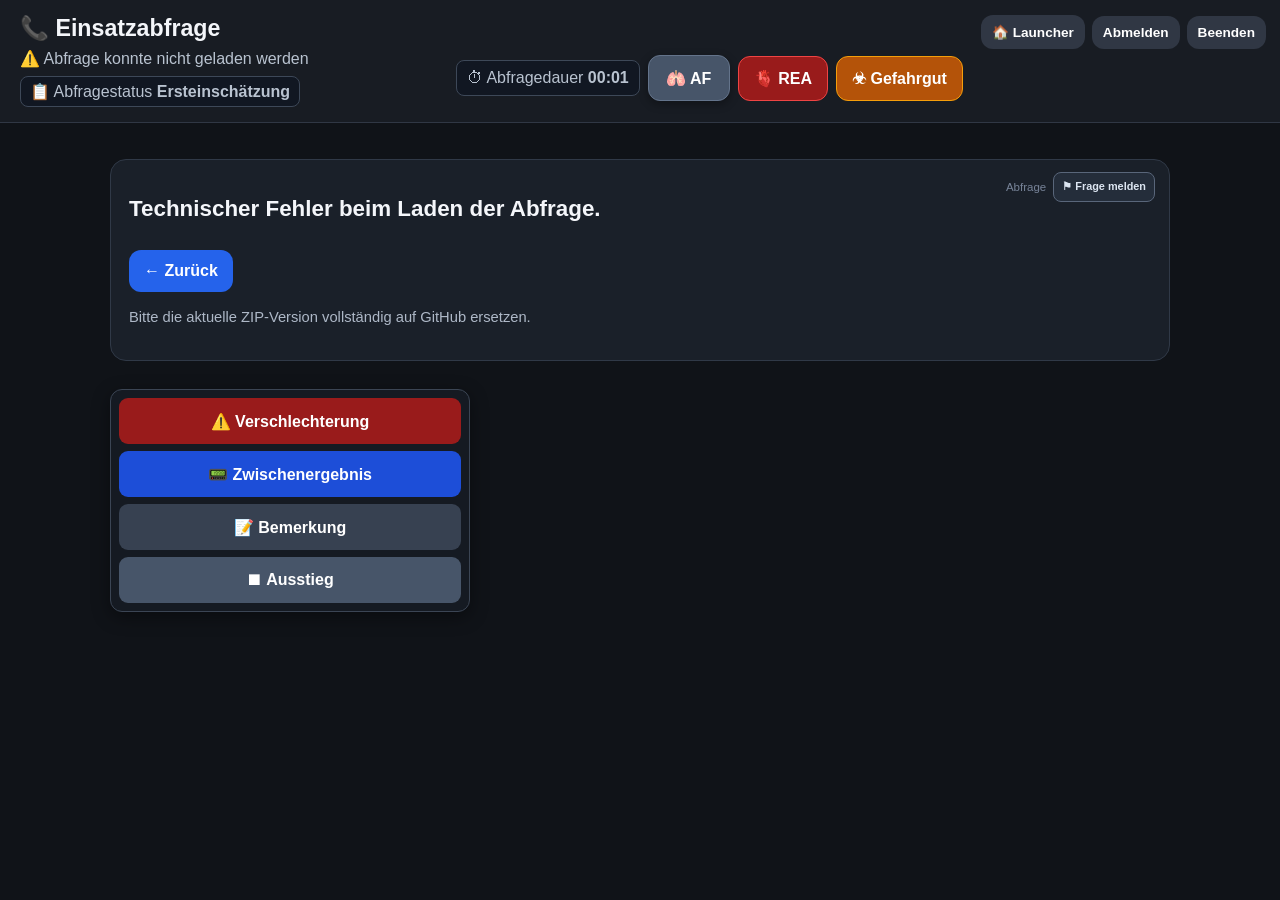
<file: abfrage.html>
<!doctype html><html lang="de"><head><meta charset="utf-8"><meta name="viewport" content="width=device-width,initial-scale=1"><title>Einsatzabfrage</title><link rel="stylesheet" href="style.css"></head>
<body class="abfrage-page"><header class="top app-top"><div class="app-header-main"><h1 id="categoryTitle">📞 Einsatzabfrage</h1><div class="status-line"><div class="status-info"><span id="status">Wird geladen …</span><span class="phase-badge">📋 Abfragestatus <strong id="phase">Ersteinschätzung</strong></span></div><div class="status-tools"><span class="duration-badge">⏱ Abfragedauer <strong id="duration">00:00</strong></span><button id="afBtn" class="utility-btn af-header-btn" type="button">🫁 AF</button><button id="reaBtn" class="utility-btn rea-header-btn" type="button">🫀 REA</button><button id="hazmatBtn" class="utility-btn hazmat-header-btn" type="button">☣ Gefahrgut</button></div></div></div><div class="app-user-actions"><button class="button secondary" id="abfrageLauncher" type="button">🏠 Launcher</button><button class="button secondary" id="abfrageLogout">Abmelden</button><button class="button secondary" id="abfrageClose">Beenden</button></div></header>
<main class="container app-container"><div class="abfrage-layout"><section class="card question-shell"><div class="question-top"><div class="question-heading"><div id="progress" class="progress"></div><div id="questionText" class="question-text"></div></div><div class="question-header-actions"><span class="question-label">Abfrage</span><button id="reportQuestionBtn" type="button" class="question-report-btn">⚑ Frage melden</button></div><button id="previousBtn" type="button" class="previous-btn" disabled>← Zurück</button></div><div id="answerArea"></div></section><div class="persistent-actions" id="persistentActions">
  <button id="deteriorationBtn" type="button" class="action-danger">⚠️ Verschlechterung</button>
  <button id="interimBtn" type="button" class="action-result">📟 Zwischenergebnis</button>
  <button id="remarkBtn" type="button">📝 Bemerkung</button>
  <button id="exitBtn" type="button" class="action-exit">⏹ Ausstieg</button>
</div></div>
<div id="modalRoot"></div>
<script src="bodymap.js?v=20260920v825"></script><script type="module" src="abfrage.js?v=20260920v854"></script><script type="module">import{logout}from"./firebase-rest.js?v=20260921v70";document.getElementById("abfrageLogout").onclick=()=>{logout();location.href="index.html"};document.getElementById("abfrageLauncher").onclick=()=>{window.dispatchEvent(new CustomEvent("nabs-abort-launcher"));};document.getElementById("abfrageClose").onclick=()=>{window.dispatchEvent(new CustomEvent("nabs-abort-launcher"));};</script></body></html>
</file>
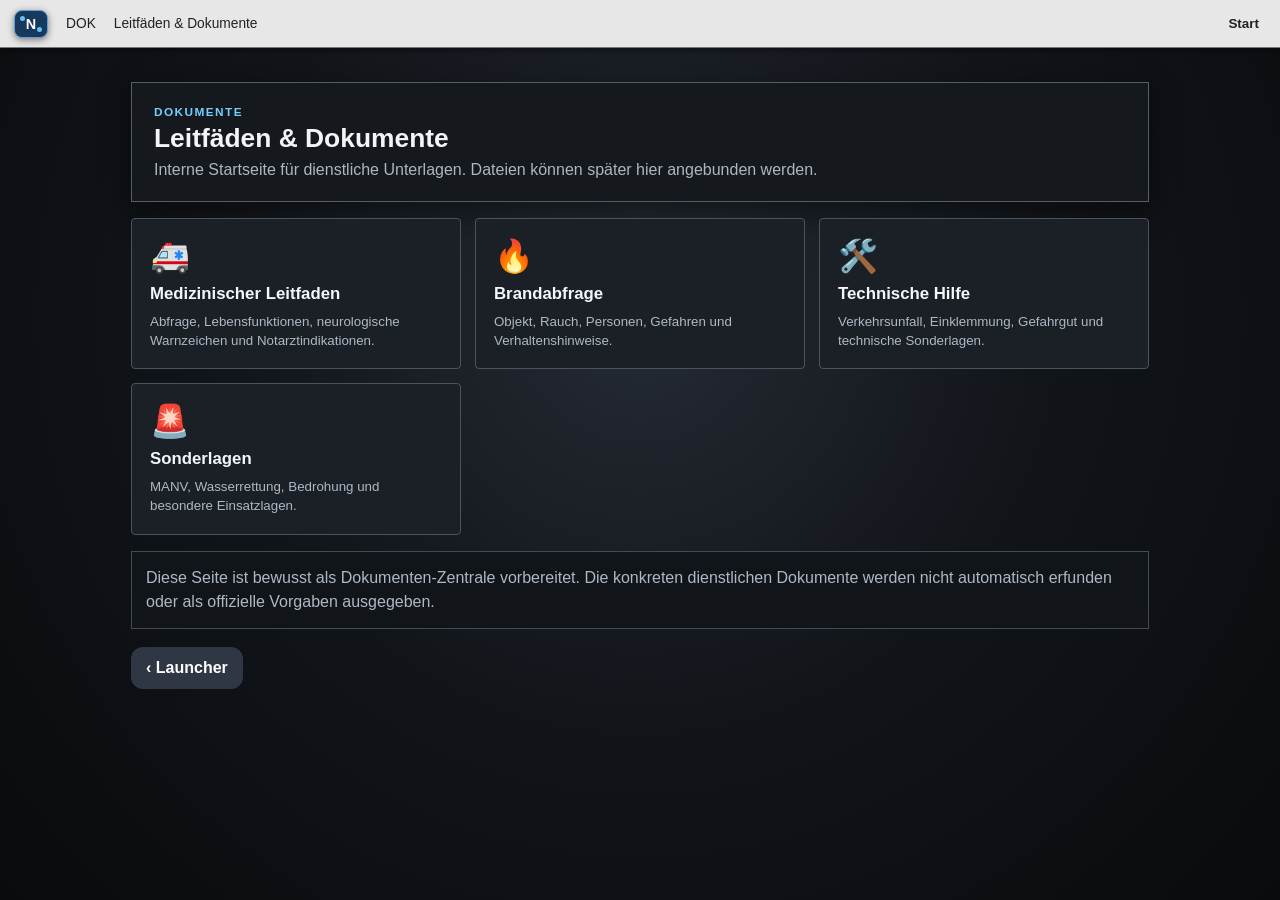
<file: dokumente.html>
<!doctype html><html lang="de"><head><meta charset="utf-8"><meta name="viewport" content="width=device-width,initial-scale=1"><title>NABS – Dokumente</title><link rel="stylesheet" href="style.css"></head><body class="launcher-body"><header class="launcher-menubar"><div class="menu-left"><span><span class="nabs-logo-mini" aria-label="NABS">N</span></span><span>DOK</span><span>Leitfäden & Dokumente</span></div><div class="menu-right"><a href="index.html">Start</a></div></header><main class="module-wrap"><section class="module-head"><div><div class="ils-kicker">DOKUMENTE</div><h1>Leitfäden & Dokumente</h1><p>Interne Startseite für dienstliche Unterlagen. Dateien können später hier angebunden werden.</p></div></section><div class="module-grid"><article class="module-card"><span>🚑</span><b>Medizinischer Leitfaden</b><small>Abfrage, Lebensfunktionen, neurologische Warnzeichen und Notarztindikationen.</small></article><article class="module-card"><span>🔥</span><b>Brandabfrage</b><small>Objekt, Rauch, Personen, Gefahren und Verhaltenshinweise.</small></article><article class="module-card"><span>🛠️</span><b>Technische Hilfe</b><small>Verkehrsunfall, Einklemmung, Gefahrgut und technische Sonderlagen.</small></article><article class="module-card"><span>🚨</span><b>Sonderlagen</b><small>MANV, Wasserrettung, Bedrohung und besondere Einsatzlagen.</small></article></div><div class="module-note">Diese Seite ist bewusst als Dokumenten-Zentrale vorbereitet. Die konkreten dienstlichen Dokumente werden nicht automatisch erfunden oder als offizielle Vorgaben ausgegeben.</div><div class="module-actions"><a class="button secondary" href="index.html">‹ Launcher</a></div></main></body></html>
</file>
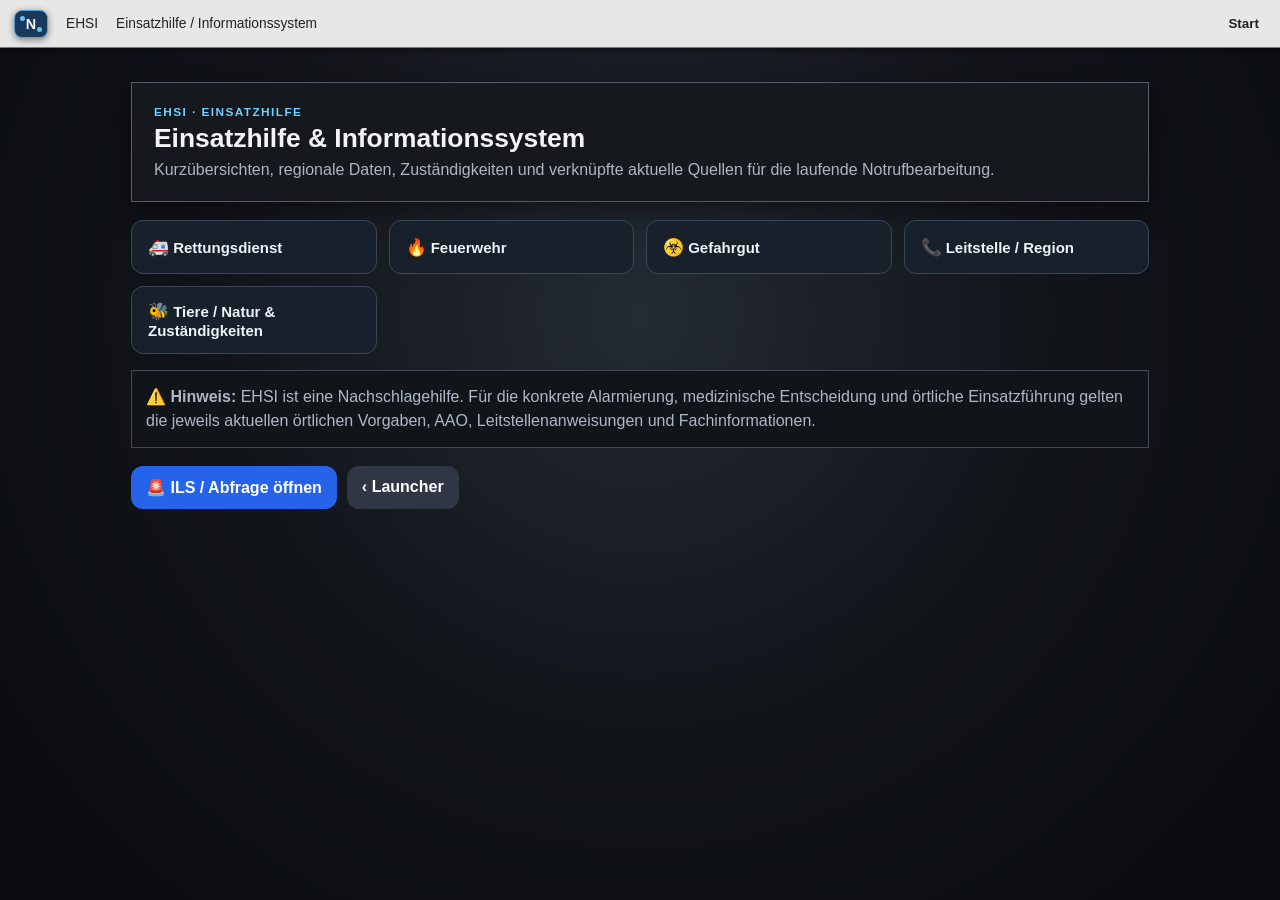
<file: ehsi.html>
<!doctype html><html lang="de"><head><meta charset="utf-8"><meta name="viewport" content="width=device-width,initial-scale=1"><title>NABS – EHSI</title><link rel="stylesheet" href="style.css?v=20260920v51"></head><body class="launcher-body"><header class="launcher-menubar"><div class="menu-left"><span><span class="nabs-logo-mini" aria-label="NABS">N</span></span><span>EHSI</span><span>Einsatzhilfe / Informationssystem</span></div><div class="menu-right"><a href="index.html">Start</a></div></header><main class="module-wrap"><section class="module-head"><div><div class="ils-kicker">EHSI · EINSATZHILFE</div><h1>Einsatzhilfe & Informationssystem</h1><p>Kurzübersichten, regionale Daten, Zuständigkeiten und verknüpfte aktuelle Quellen für die laufende Notrufbearbeitung.</p></div></section><div id="ehsiRoot"></div><div class="module-note">⚠️ <b>Hinweis:</b> EHSI ist eine Nachschlagehilfe. Für die konkrete Alarmierung, medizinische Entscheidung und örtliche Einsatzführung gelten die jeweils aktuellen örtlichen Vorgaben, AAO, Leitstellenanweisungen und Fachinformationen.</div><div class="module-actions"><a class="button" href="ils.html">🚨 ILS / Abfrage öffnen</a><a class="button secondary" href="index.html">‹ Launcher</a></div></main><script type="module" src="ehsi.js?v=20260920v51"></script></body></html>
</file>
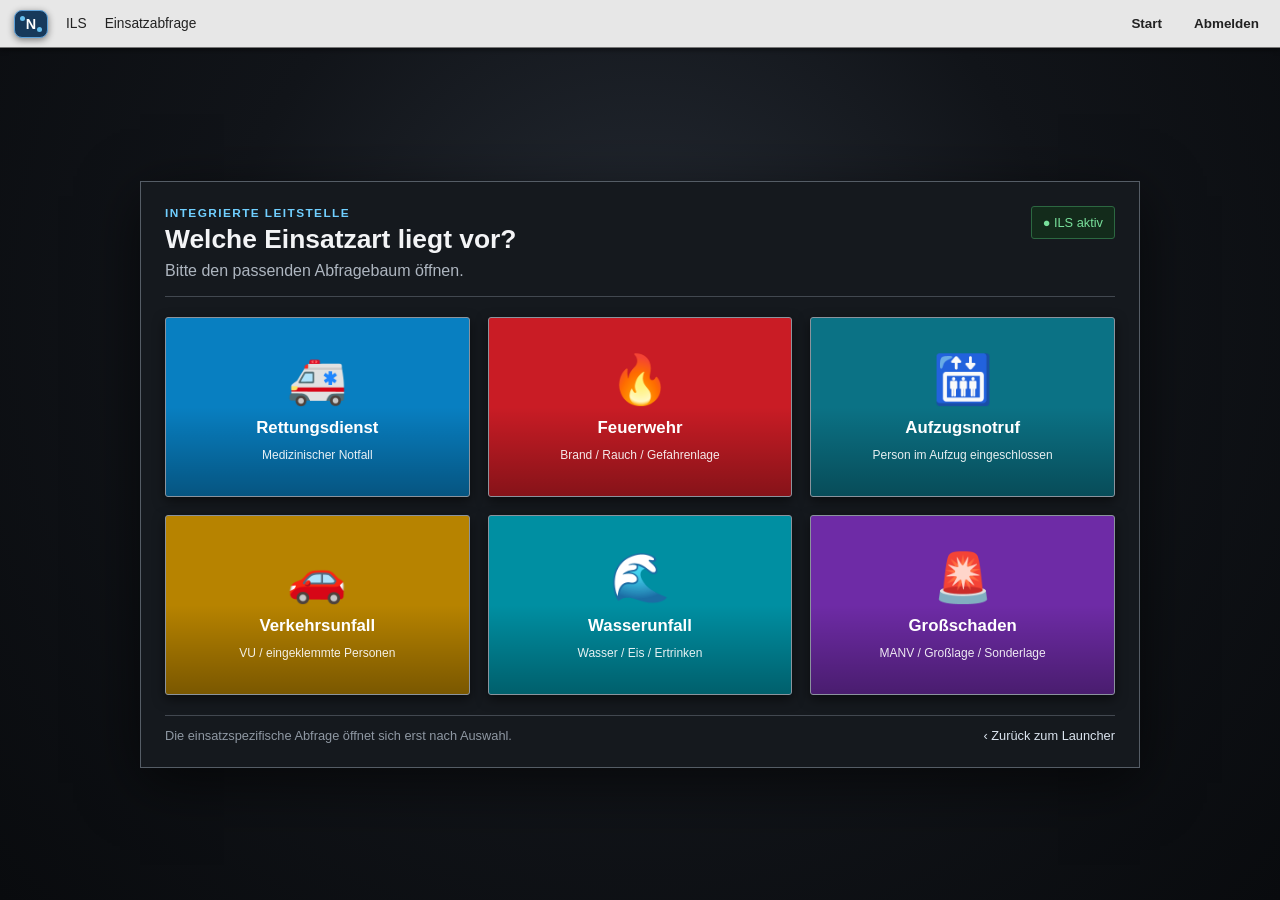
<file: ils.html>
<!doctype html><html lang="de"><head><meta charset="utf-8"><meta name="viewport" content="width=device-width,initial-scale=1"><title>NABS – ILS</title><link rel="stylesheet" href="style.css"></head>
<body class="launcher-body"><header class="launcher-menubar"><div class="menu-left"><span><span class="nabs-logo-mini" aria-label="NABS">N</span></span><span>ILS</span><span>Einsatzabfrage</span></div><div class="menu-right"><a href="index.html">Start</a><a href="index.html">Abmelden</a></div></header>
<main class="ils-wrap"><section class="ils-panel"><div class="ils-heading"><div><div class="ils-kicker">INTEGRIERTE LEITSTELLE</div><h1>Welche Einsatzart liegt vor?</h1><p>Bitte den passenden Abfragebaum öffnen.</p></div><div class="ils-status">● ILS aktiv</div></div>
<div class="ils-grid">
<a class="ils-tile med" href="abfrage.html?category=medizin&mode=rd"><b>🚑</b><strong>Rettungsdienst</strong><small>Medizinischer Notfall</small></a>
<a class="ils-tile fire" href="abfrage.html?category=brand&mode=fw"><b>🔥</b><strong>Feuerwehr</strong><small>Brand / Rauch / Gefahrenlage</small></a>
<a class="ils-tile elevator" href="abfrage.html?category=aufzug&mode=aufzug"><b>🛗</b><strong>Aufzugsnotruf</strong><small>Person im Aufzug eingeschlossen</small></a>
<a class="ils-tile vu" href="abfrage.html?category=thl&mode=vu"><b>🚗</b><strong>Verkehrsunfall</strong><small>VU / eingeklemmte Personen</small></a>
<a class="ils-tile water" href="abfrage.html?category=thl&mode=wasser"><b>🌊</b><strong>Wasserunfall</strong><small>Wasser / Eis / Ertrinken</small></a>
<a class="ils-tile major" href="abfrage.html?category=grossschaden&mode=grossschaden"><b>🚨</b><strong>Großschaden</strong><small>MANV / Großlage / Sonderlage</small></a>
</div>
<div class="ils-footer"><span>Die einsatzspezifische Abfrage öffnet sich erst nach Auswahl.</span><a class="launcher-back" href="index.html">‹ Zurück zum Launcher</a></div></section></main></body></html>
</file>
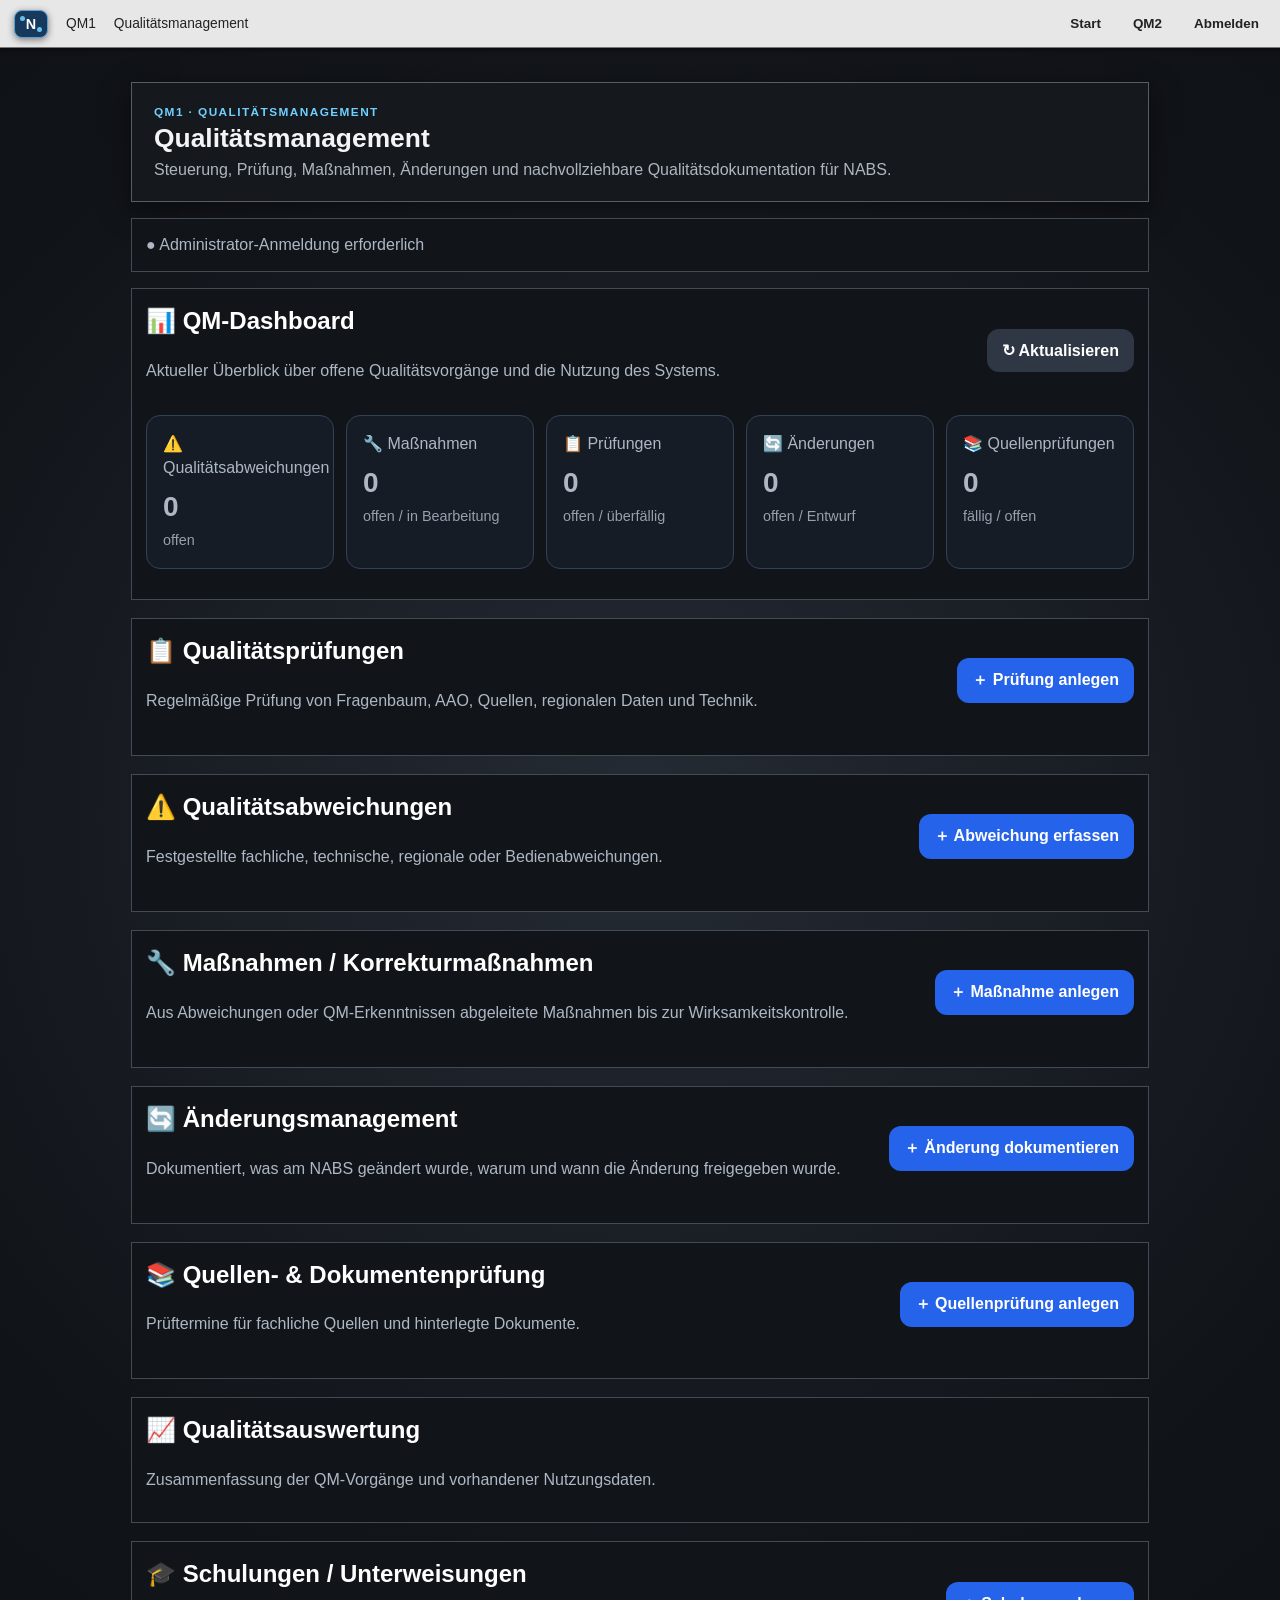
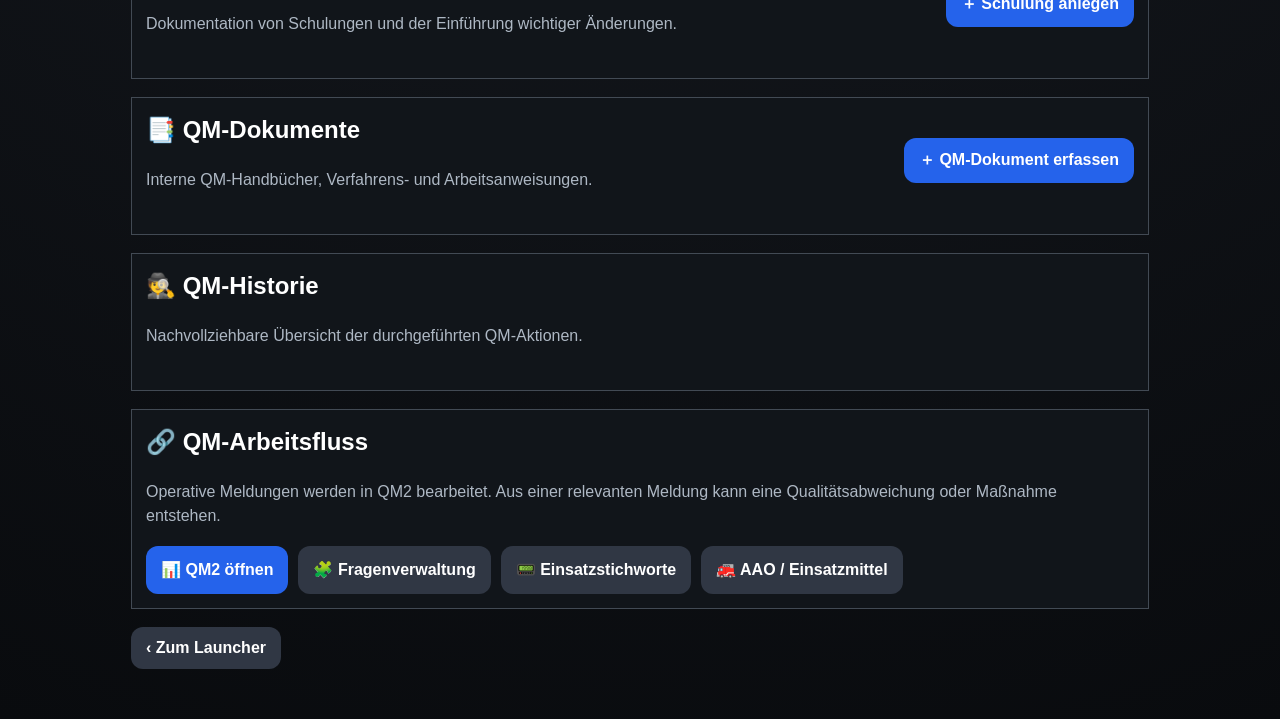
<file: qm1.html>
<!doctype html>
<html lang="de">
<head>
<meta charset="utf-8"><meta name="viewport" content="width=device-width,initial-scale=1">
<title>NABS – QM1 Qualitätsmanagement</title><link rel="stylesheet" href="style.css">
<style>
.qm-kpis{display:grid;grid-template-columns:repeat(auto-fit,minmax(180px,1fr));gap:12px;margin:16px 0}.qm-kpi{border:1px solid #334155;border-radius:14px;padding:16px;background:#151c26}.qm-kpi b{display:block;font-size:28px;margin-top:6px}.qm-section{margin-top:18px}.qm-toolbar{display:flex;gap:10px;flex-wrap:wrap;align-items:center;justify-content:space-between}.qm-list{display:grid;gap:10px;margin-top:12px}.qm-item{border:1px solid #334155;border-radius:12px;padding:14px;background:#111820}.qm-item-head{display:flex;gap:10px;justify-content:space-between;align-items:flex-start}.qm-item h3{margin:0}.qm-meta{display:flex;gap:7px;flex-wrap:wrap;margin:8px 0}.qm-actions{display:flex;gap:7px;flex-wrap:wrap;margin-top:10px}.qm-grid{display:grid;grid-template-columns:repeat(auto-fit,minmax(280px,1fr));gap:12px}.qm-form{display:grid;grid-template-columns:repeat(2,minmax(0,1fr));gap:12px}.qm-form .full{grid-column:1/-1}.qm-form textarea{min-height:90px;resize:vertical}.qm-modal{position:fixed;inset:0;background:rgba(0,0,0,.72);display:none;align-items:center;justify-content:center;padding:18px;z-index:1000}.qm-modal.open{display:flex}.qm-dialog{width:min(760px,100%);max-height:90vh;overflow:auto;background:#151c26;border:1px solid #475569;border-radius:16px;padding:20px}.qm-danger{border-color:#7f1d1d}.qm-small{font-size:.9rem;opacity:.85}.status-pill{display:inline-block;border-radius:999px;padding:4px 9px;background:#263449}.status-offen{background:#7c2d12}.status-pruefung{background:#1d4ed8}.status-erledigt{background:#166534}.status-freigegeben{background:#166534}.status-entwurf{background:#475569}.status-ueberfaellig{background:#991b1b}.qm-chart-row{display:grid;grid-template-columns:180px 1fr 55px;gap:10px;align-items:center;margin:7px 0}.qm-bar{height:12px;border-radius:99px;background:#334155;overflow:hidden}.qm-bar>span{display:block;height:100%;background:#2563eb}.hidden{display:none!important}@media(max-width:700px){.qm-form{grid-template-columns:1fr}.qm-form .full{grid-column:auto}.qm-chart-row{grid-template-columns:120px 1fr 40px}}
</style>
</head>
<body class="launcher-body">
<header class="launcher-menubar"><div class="menu-left"><span><span class="nabs-logo-mini" aria-label="NABS">N</span></span><span>QM1</span><span>Qualitätsmanagement</span></div><div class="menu-right"><a href="index.html">Start</a><a href="qm2.html">QM2</a><button id="logoutBtn" class="menu-button">Abmelden</button></div></header>
<main class="module-wrap">
<section class="module-head"><div><div class="ils-kicker">QM1 · QUALITÄTSMANAGEMENT</div><h1>Qualitätsmanagement</h1><p>Steuerung, Prüfung, Maßnahmen, Änderungen und nachvollziehbare Qualitätsdokumentation für NABS.</p></div></section>
<div id="qmStatus" class="module-status">● Administratorbereich wird geprüft …</div>

<section class="quality-panel"><div class="qm-toolbar"><div><h2>📊 QM-Dashboard</h2><p>Aktueller Überblick über offene Qualitätsvorgänge und die Nutzung des Systems.</p></div><button class="button secondary" id="refreshBtn">↻ Aktualisieren</button></div>
<div class="qm-kpis">
<div class="qm-kpi">⚠️ Qualitätsabweichungen<b id="kpiAbw">0</b><span class="qm-small">offen</span></div>
<div class="qm-kpi">🔧 Maßnahmen<b id="kpiMass">0</b><span class="qm-small">offen / in Bearbeitung</span></div>
<div class="qm-kpi">📋 Prüfungen<b id="kpiPruef">0</b><span class="qm-small">offen / überfällig</span></div>
<div class="qm-kpi">🔄 Änderungen<b id="kpiAend">0</b><span class="qm-small">offen / Entwurf</span></div>
<div class="qm-kpi">📚 Quellenprüfungen<b id="kpiQuelle">0</b><span class="qm-small">fällig / offen</span></div>
</div></section>

<section class="quality-panel qm-section"><div class="qm-toolbar"><div><h2>📋 Qualitätsprüfungen</h2><p>Regelmäßige Prüfung von Fragenbaum, AAO, Quellen, regionalen Daten und Technik.</p></div><button class="button" data-add="pruefung">＋ Prüfung anlegen</button></div><div id="listPruef" class="qm-list"></div></section>
<section class="quality-panel qm-section"><div class="qm-toolbar"><div><h2>⚠️ Qualitätsabweichungen</h2><p>Festgestellte fachliche, technische, regionale oder Bedienabweichungen.</p></div><button class="button" data-add="abweichung">＋ Abweichung erfassen</button></div><div id="listAbw" class="qm-list"></div></section>
<section class="quality-panel qm-section"><div class="qm-toolbar"><div><h2>🔧 Maßnahmen / Korrekturmaßnahmen</h2><p>Aus Abweichungen oder QM-Erkenntnissen abgeleitete Maßnahmen bis zur Wirksamkeitskontrolle.</p></div><button class="button" data-add="massnahme">＋ Maßnahme anlegen</button></div><div id="listMass" class="qm-list"></div></section>
<section class="quality-panel qm-section"><div class="qm-toolbar"><div><h2>🔄 Änderungsmanagement</h2><p>Dokumentiert, was am NABS geändert wurde, warum und wann die Änderung freigegeben wurde.</p></div><button class="button" data-add="aenderung">＋ Änderung dokumentieren</button></div><div id="listAend" class="qm-list"></div></section>
<section class="quality-panel qm-section"><div class="qm-toolbar"><div><h2>📚 Quellen- & Dokumentenprüfung</h2><p>Prüftermine für fachliche Quellen und hinterlegte Dokumente.</p></div><button class="button" data-add="quellenpruefung">＋ Quellenprüfung anlegen</button></div><div id="listQuelle" class="qm-list"></div></section>
<section class="quality-panel qm-section"><div class="qm-toolbar"><div><h2>📈 Qualitätsauswertung</h2><p>Zusammenfassung der QM-Vorgänge und vorhandener Nutzungsdaten.</p></div></div><div id="evaluation" class="qm-grid"></div></section>
<section class="quality-panel qm-section"><div class="qm-toolbar"><div><h2>🎓 Schulungen / Unterweisungen</h2><p>Dokumentation von Schulungen und der Einführung wichtiger Änderungen.</p></div><button class="button" data-add="schulung">＋ Schulung anlegen</button></div><div id="listSchulung" class="qm-list"></div></section>
<section class="quality-panel qm-section"><div class="qm-toolbar"><div><h2>📑 QM-Dokumente</h2><p>Interne QM-Handbücher, Verfahrens- und Arbeitsanweisungen.</p></div><button class="button" data-add="dokument">＋ QM-Dokument erfassen</button></div><div id="listDok" class="qm-list"></div></section>
<section class="quality-panel qm-section"><div class="qm-toolbar"><div><h2>🕵️ QM-Historie</h2><p>Nachvollziehbare Übersicht der durchgeführten QM-Aktionen.</p></div></div><div id="listHistory" class="qm-list"></div></section>
<section class="quality-panel qm-section"><h2>🔗 QM-Arbeitsfluss</h2><p>Operative Meldungen werden in QM2 bearbeitet. Aus einer relevanten Meldung kann eine Qualitätsabweichung oder Maßnahme entstehen.</p><div class="module-actions"><a class="button" href="qm2.html">📊 QM2 öffnen</a><a class="button secondary" href="fragen.html">🧩 Fragenverwaltung</a><a class="button secondary" href="einsatzstichworte.html">📟 Einsatzstichworte</a><a class="button secondary" href="aao.html">🚒 AAO / Einsatzmittel</a></div></section>
<div class="module-actions"><a class="button secondary" href="index.html">‹ Zum Launcher</a></div>
</main>
<div id="qmModal" class="qm-modal"><div class="qm-dialog"><div class="qm-toolbar"><h2 id="modalTitle">QM-Vorgang</h2><button class="button secondary" id="modalClose">Abbrechen</button></div><form id="qmForm" class="qm-form"></form></div></div>
<script type="module" src="qm1.js?v=20260920v60"></script>
</body></html>
</file>
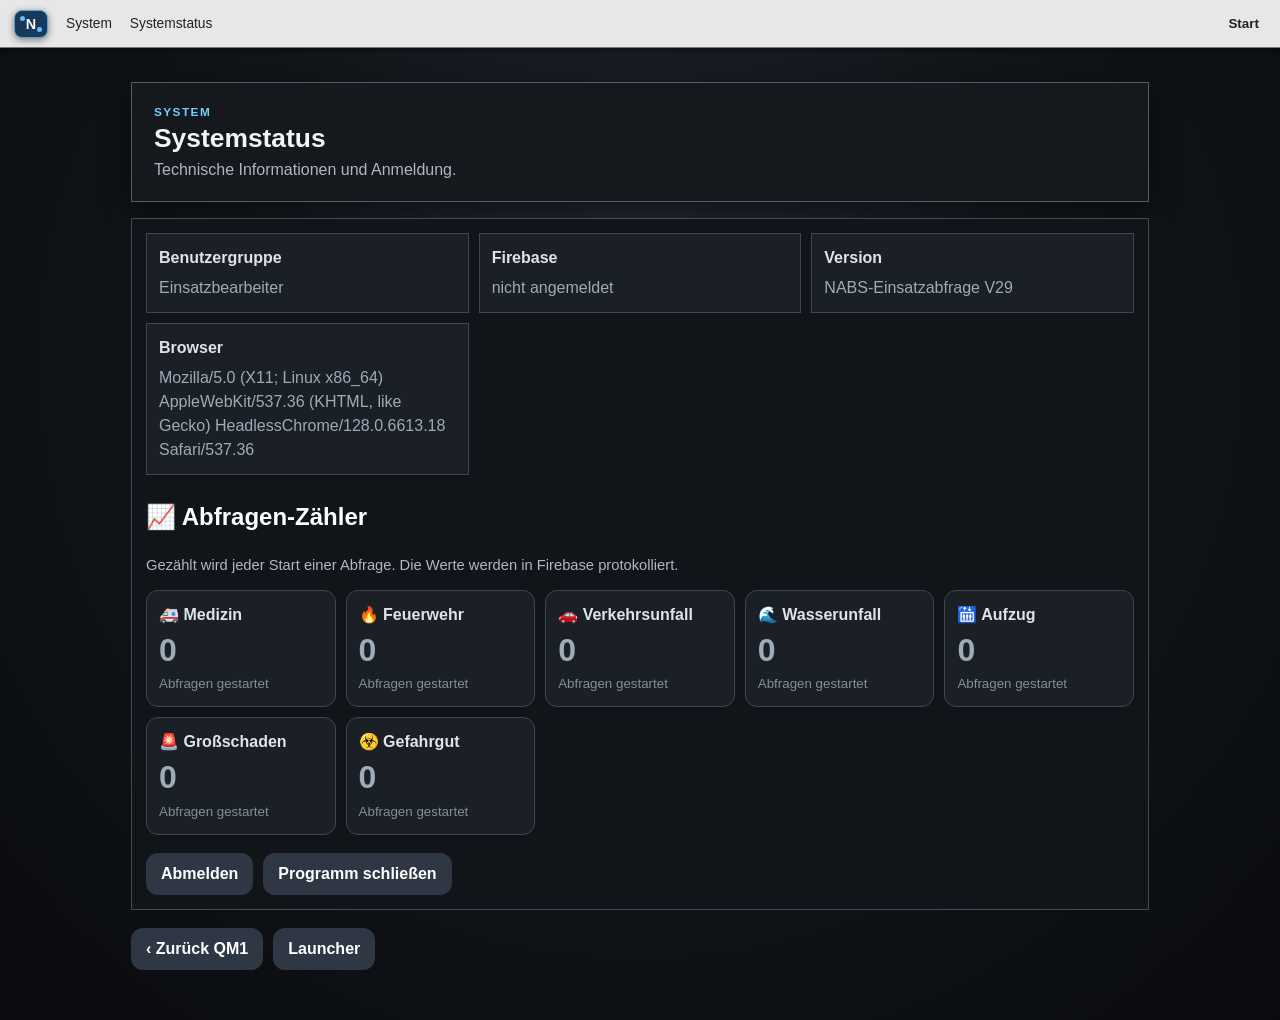
<file: system.html>
<!doctype html><html lang="de"><head><meta charset="utf-8"><meta name="viewport" content="width=device-width,initial-scale=1"><title>NABS – System</title><link rel="stylesheet" href="style.css"></head><body class="launcher-body"><header class="launcher-menubar"><div class="menu-left"><span><span class="nabs-logo-mini" aria-label="NABS">N</span></span><span>System</span><span>Systemstatus</span></div><div class="menu-right"><a href="index.html">Start</a></div></header><main class="module-wrap"><section class="module-head"><div><div class="ils-kicker">SYSTEM</div><h1>Systemstatus</h1><p>Technische Informationen und Anmeldung.</p></div></section><div class="quality-panel" id="systemInfo"></div><div class="module-actions"><a class="button secondary" href="qm1.html">‹ Zurück QM1</a><a class="button secondary" href="index.html">Launcher</a></div></main><script type="module">
import{authState,logout,read}from'./firebase-rest.js?v=20260921v70';
const a=authState();
const labels={medizin:'🚑 Medizin',feuerwehr:'🔥 Feuerwehr',verkehrsunfall:'🚗 Verkehrsunfall',wasserunfall:'🌊 Wasserunfall',aufzug:'🛗 Aufzug',grossschaden:'🚨 Großschaden',abc:'☣️ Gefahrgut'};
const esc=v=>String(v??'').replace(/[&<>"']/g,m=>({'&':'&amp;','<':'&lt;','>':'&gt;','"':'&quot;',"'":'&#039;'}[m]));
async function render(){
  let events={};
  if(a.admin){try{events=await read('nutzungsereignisse')||{};}catch(e){console.warn(e);}}
  const counts={};
  Object.values(events).forEach(e=>{const k=e?.category||'sonstiges';counts[k]=(counts[k]||0)+1;});
  const keys=['medizin','feuerwehr','verkehrsunfall','wasserunfall','aufzug','grossschaden','abc'];
  const cards=keys.map(k=>`<div class="quality-stat-card"><b>${labels[k]||k}</b><span>${counts[k]||0}</span><small>Abfragen gestartet</small></div>`).join('');
  document.getElementById('systemInfo').innerHTML='<div class="quality-grid"><div><b>Benutzergruppe</b><span>'+(a.admin?'Administrator':'Einsatzbearbeiter')+'</span></div><div><b>Firebase</b><span>'+(a.token?'angemeldet':'nicht angemeldet')+'</span></div><div><b>Version</b><span>NABS-Einsatzabfrage V29</span></div><div><b>Browser</b><span>'+navigator.userAgent.replace(/</g,'&lt;')+'</span></div></div><h2 style="margin-top:24px">📈 Abfragen-Zähler</h2><p class="hint">Gezählt wird jeder Start einer Abfrage. Die Werte werden in Firebase protokolliert.</p><div class="quality-grid usage-grid">'+cards+'</div><div class="module-actions"><button class="button secondary" id="logout">Abmelden</button><button class="button secondary" id="close">Programm schließen</button></div>';
  document.getElementById('logout').onclick=()=>{logout();location.href='index.html'};
  document.getElementById('close').onclick=()=>{window.open('','_self');window.close();setTimeout(()=>alert('Der Browser verhindert das automatische Schließen. Das Fenster kann dann manuell geschlossen werden.'),300);};
}
render();
</script></body></html>
</file>
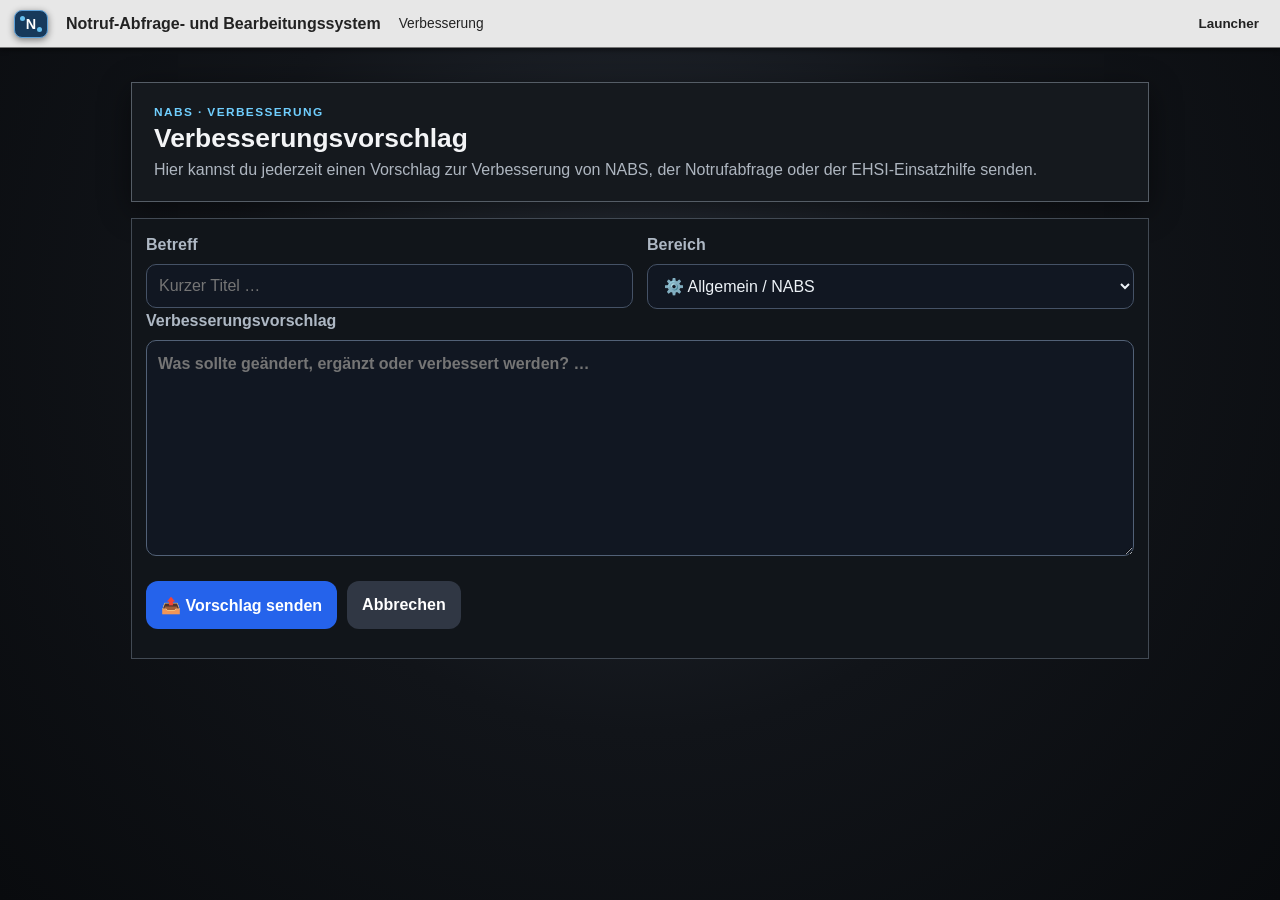
<file: verbesserung.html>
<!doctype html><html lang="de"><head><meta charset="utf-8"><meta name="viewport" content="width=device-width,initial-scale=1"><title>NABS – Verbesserungsvorschlag</title><link rel="stylesheet" href="style.css"></head><body class="launcher-body"><header class="launcher-menubar"><div class="menu-left"><span class="nabs-logo-mini" aria-label="NABS">N</span><strong>Notruf-Abfrage- und Bearbeitungssystem</strong><span>Verbesserung</span></div><div class="menu-right"><a href="index.html">Launcher</a></div></header><main class="module-wrap"><section class="module-head"><div><div class="ils-kicker">NABS · VERBESSERUNG</div><h1>Verbesserungsvorschlag</h1><p>Hier kannst du jederzeit einen Vorschlag zur Verbesserung von NABS, der Notrufabfrage oder der EHSI-Einsatzhilfe senden.</p></div></section><section class="quality-panel"><form id="improvementForm"><div class="form-grid"><label>Betreff<input id="suggestionTitle" class="modal-input" maxlength="160" required placeholder="Kurzer Titel …"></label><label>Bereich<select id="suggestionCategory" class="modal-input"><option value="medizin">🚑 Rettungsdienst / Medizin</option><option value="brand">🔥 Feuerwehr</option><option value="thl">🛠️ Technische Hilfeleistung</option><option value="abc">☣️ Gefahrgut / ABC</option><option value="leitstelle">📞 Leitstelle / Region</option><option value="tiere">🐝 Tiere / Natur & Zuständigkeiten</option><option value="ehsi">📚 EHSI / Einsatzhilfe</option><option value="allgemein" selected>⚙️ Allgemein / NABS</option></select></label></div><label>Verbesserungsvorschlag<textarea id="suggestionText" class="modal-textarea" rows="8" maxlength="4000" required placeholder="Was sollte geändert, ergänzt oder verbessert werden? …"></textarea></label><div id="contextBox" class="module-note" hidden></div><div class="module-actions"><button id="sendSuggestion" class="button" type="submit">📤 Vorschlag senden</button><a class="button secondary" href="index.html">Abbrechen</a></div><p id="suggestionStatus" class="hint"></p></form></section></main><script type="module" src="verbesserung.js?v=20260920v1"></script></body></html>
</file>
<file: style.css>
:root{font-family:Arial,Helvetica,sans-serif;color:#f4f6fa;background:#101318}*{box-sizing:border-box}body{margin:0;background:#101318;color:#f4f6fa}.top{display:flex;justify-content:space-between;align-items:center;gap:12px;padding:15px 20px;background:#181c23;border-bottom:1px solid #303744;position:sticky;top:0;z-index:5}h1{margin:0;font-size:1.45rem}.top-actions,.nav-row{display:flex;gap:8px;flex-wrap:wrap}.container{max-width:1100px;margin:auto;padding:20px}.button,button{border:0;border-radius:12px;padding:12px 15px;background:#2563eb;color:white;font-weight:700;font-size:1rem;cursor:pointer;text-decoration:none}.secondary{background:#303744}.card{background:#1a2029;border:1px solid #303947;border-radius:16px;padding:18px;margin:16px 0}.hero{padding:24px}.hero p{font-size:1.05rem;color:#bdc6d3}.category-grid{display:grid;grid-template-columns:repeat(2,minmax(0,1fr));gap:14px;margin-top:18px}.category{min-height:135px;background:#202631;border:1px solid #394353;display:grid;grid-template-columns:auto 1fr;grid-template-rows:auto auto;align-items:center;text-align:left;padding:22px}.category .emoji{font-size:2.4rem;grid-row:1/3;margin-right:14px}.category span:not(.emoji){font-size:1.18rem}.category small{color:#aeb8c7;font-size:.9rem}.progress{color:#aeb8c7;margin:10px 0}.question-card{min-height:290px;display:flex;flex-direction:column;justify-content:flex-start;padding:18px 0 8px}.question-card #answerArea{display:block;width:100%;min-height:110px}.free-answer-box{width:100%;display:block}.answer-label{font-size:1rem;font-weight:700;margin:0 0 8px;color:#cbd5e1}.free-answer-box textarea{display:block !important;visibility:visible !important;opacity:1 !important;width:100% !important;min-height:120px;margin:0;background:#111722 !important;color:#edf2f7 !important;border:2px solid #66758b !important}.free-answer-box input{display:block !important;visibility:visible !important;opacity:1 !important;width:100% !important;margin:0;min-height:52px;background:#111722 !important;color:#edf2f7 !important;border:2px solid #66758b !important}.free-actions{display:flex;gap:10px;flex-wrap:wrap;margin-top:12px}.unknown-btn{background:#303744}.free-actions button{min-height:52px}.question-text{font-size:1.4rem;font-weight:700;margin:18px 0 28px}.answer-options{display:grid;gap:10px}.answer-option{background:#273142;text-align:left;min-height:58px;font-size:1.05rem}.answer-option:hover{filter:brightness(1.12)}.next-free{margin-top:12px}.suggestions{display:grid;grid-template-columns:repeat(auto-fit,minmax(180px,1fr));gap:7px;margin-top:8px}.suggestion-btn{background:#334155;text-align:left;font-size:.9rem}.rea-guide{background:#301b1b;border:2px solid #ef4444;border-radius:14px;padding:16px}.rea-guide button{background:#b91c1c}.hint{color:#aeb8c7;font-size:.92rem}.flow{display:flex;gap:8px;align-items:center;flex-wrap:wrap}.flow span{background:#273142;padding:9px 12px;border-radius:10px}.form-grid{display:grid;grid-template-columns:repeat(2,minmax(0,1fr));gap:14px}.wide{grid-column:1/-1}label{font-weight:700}input,select,textarea{width:100%;margin-top:7px;padding:12px;border-radius:10px;border:1px solid #455266;background:#111722;color:#edf2f7;font-size:1rem}textarea{min-height:120px}.manage-row{display:flex;justify-content:space-between;gap:15px;align-items:center;border-bottom:1px solid #303947;padding:13px 0}.badge{display:inline-block;background:#26344a;padding:4px 8px;border-radius:8px;margin:3px}.result-grid{display:grid;grid-template-columns:repeat(3,minmax(0,1fr));gap:14px}.result-grid .card{margin:0}.highlight{border-color:#2563eb}.warning{border-color:#b7791f}.success{border-color:#27875a}.big{font-size:1.35rem}.alarm-banner{background:#7f1d1d;border:2px solid #ef4444;border-radius:10px;padding:12px;font-weight:900;margin-bottom:10px}.resource-row{padding:9px 0;border-bottom:1px solid #303947}.alarm-main{background:#b91c1c;margin-top:15px;width:100%;font-size:1.05rem}.dispatch{font-size:1.08rem;font-weight:700;background:#111722;border-radius:12px;padding:16px;line-height:1.5}.item{padding:7px 0;border-bottom:1px solid #303947}details summary{cursor:pointer;font-weight:700}@media(max-width:760px){.top{align-items:flex-start;padding:13px}.container{padding:13px}.category-grid,.result-grid,.form-grid{grid-template-columns:1fr}.category{min-height:105px}.question-text{font-size:1.22rem}.manage-row{flex-direction:column;align-items:flex-start}}

.suggestion-heading{font-weight:700;margin:14px 0 8px}.hint{line-height:1.4}.suggestions{display:flex;flex-wrap:wrap;gap:8px;margin-bottom:10px}.suggestion-btn{min-height:44px;padding:10px 14px;border-radius:10px;border:1px solid #4b5563;background:#293241;color:inherit;font-weight:600}.free-actions{display:flex;flex-wrap:wrap;gap:10px;margin-top:14px}.next-free{min-height:48px;padding:12px 20px}

.multi-options .multi-option{min-height:58px;text-align:left;border:1px solid #4b5563}.multi-options .multi-option:focus{outline:2px solid #93c5fd}.multi-options{margin-bottom:10px}

.diagnosis-recommendation{background:#111a28;border:2px solid #3b82f6;border-radius:14px;padding:16px;margin-bottom:14px}.diagnosis-recommendation-title{font-weight:800;font-size:1.05rem;margin-bottom:8px}.diagnosis-recommendation-main{font-size:1.3rem;font-weight:800;margin-bottom:8px}.diagnosis-recommendation button{margin-top:10px}

/* V20 – Einsatzleitstellen-ähnliche Bedienung */
.start-container{max-width:1250px}.start-card{background:#171d26;border:1px solid #374151;border-radius:18px;padding:22px;margin-top:12px}.start-title{font-size:1.45rem;font-weight:800}.start-subtitle{color:#aeb8c7;margin:6px 0 18px}.main-category-grid{display:grid;grid-template-columns:repeat(3,1fr);gap:14px}.main-category{min-height:170px;border-radius:10px;border:2px solid #4b5563;color:#fff;display:flex;flex-direction:column;align-items:center;justify-content:center;gap:10px;font-size:1.18rem;font-weight:800;box-shadow:0 4px 10px #0004}.main-category .big-icon{font-size:3rem}.main-category.rd{background:#1d4ed8}.main-category.fw{background:#b91c1c}.main-category.vu{background:#a16207}.main-category.water{background:#0891b2}.main-category.major{background:#7e22ce}.main-category:hover{filter:brightness(1.12);transform:translateY(-1px)}.admin-start{margin-top:18px}.app-top{padding-right:14px}.status-line{display:flex;align-items:center;gap:12px;flex-wrap:wrap;margin-top:5px;color:#b9c3d0}.duration-badge{background:#111722;border:1px solid #3d4858;border-radius:8px;padding:5px 9px}.question-shell{margin-bottom:100px}.question-top{display:flex;justify-content:space-between;align-items:flex-start;gap:12px}.utility-btn{background:#475569;border:1px solid #64748b;min-width:72px}.persistent-actions{position:relative;left:auto;right:auto;bottom:auto;z-index:2;width:100%;margin:12px 0 24px;padding:10px;background:#151a22;border:1px solid #3b4554;border-radius:14px;display:grid;grid-template-columns:repeat(4,minmax(0,1fr));gap:8px;box-shadow:0 5px 18px #0006}.persistent-actions button{min-height:50px;border-radius:9px}.action-danger{background:#991b1b}.action-result{background:#1d4ed8}.action-exit{background:#475569}.modal-backdrop{position:fixed;inset:0;background:#000b;z-index:50;display:flex;align-items:center;justify-content:center;padding:15px}.modal-card{width:min(700px,100%);max-height:90vh;overflow:auto;background:#1b222c;border:1px solid #4b5563;border-radius:16px;padding:20px;box-shadow:0 18px 50px #000}.modal-title{font-size:1.4rem;font-weight:900;margin-bottom:8px}.modal-buttons{display:grid;gap:10px;margin:16px 0}.danger-choice{background:#7f1d1d;text-align:left;min-height:58px}.modal-close{margin-top:8px}.modal-textarea{min-height:150px;width:100%}.modal-actions{display:flex;gap:10px;flex-wrap:wrap;margin-top:14px}.interim-box{background:#111722;border:1px solid #374151;border-radius:10px;padding:12px;margin:10px 0}.interim-status{background:#273142;border-radius:9px;padding:10px;margin:10px 0}.alarm-banner{margin-top:10px}.breath-main{width:100%;margin-top:10px}.breath-tap{width:100%;min-height:90px;margin-top:10px;background:#0f766e;font-size:1.35rem}.af-display{text-align:center;margin:12px 0}.af-display strong{display:block;font-size:3rem}.breath-count{display:flex;justify-content:space-between;align-items:center;background:#111722;border-radius:10px;padding:12px;font-size:1.2rem}.af-result{background:#111722;padding:12px;border-radius:10px;margin-top:12px}.status-strip{display:flex;gap:18px;flex-wrap:wrap;margin-top:12px;background:#111722;padding:10px;border-radius:10px}.dispatch{white-space:pre-wrap}
@media(max-width:760px){.main-category-grid{grid-template-columns:repeat(2,1fr)}.main-category{min-height:145px;font-size:1rem}.main-category .big-icon{font-size:2.5rem}.persistent-actions{grid-template-columns:repeat(2,minmax(0,1fr));padding:8px;margin:12px 0 22px}.question-shell{margin-bottom:16px}.question-top{align-items:center}.app-top .button{display:none}.status-line{font-size:.88rem}}
@media(min-width:761px){.main-category-grid .major{grid-column:2}.persistent-actions{max-width:none}}

/* V21 – Leitstellen-Layout nach der vom Nutzer vorgegebenen Struktur */
.start-question{font-size:1.55rem;font-weight:900;margin-bottom:4px}.start-card{padding:28px}.main-category-grid{grid-template-columns:repeat(5,minmax(0,1fr));gap:18px;margin-top:24px}.main-category{min-height:190px;border-radius:8px;border:2px solid #526071;position:relative;overflow:hidden}.main-category:after{content:"";position:absolute;inset:auto 0 0;height:52%;background:linear-gradient(transparent,rgba(0,0,0,.22));pointer-events:none}.main-category .big-icon,.main-category span:not(.big-icon){position:relative;z-index:1}.main-category .big-icon{font-size:3.4rem}.main-category span:not(.big-icon){font-size:1.12rem}.main-category.rd{background:#087fc1}.main-category.fw{background:#d71920}.main-category.vu{background:#e5a800}.main-category.water{background:#00a8b5}.main-category.major{background:#7b2cbf;grid-column:auto}.app-top{align-items:flex-start}.phase-badge{background:#111722;border:1px solid #3d4858;border-radius:8px;padding:5px 9px}.question-shell{position:relative}.persistent-actions{left:10px;right:10px;bottom:10px;max-width:360px;grid-template-columns:1fr;gap:7px;border:1px solid #3b4554;border-radius:12px;padding:8px;background:#151a22}.persistent-actions button{min-height:46px}.persistent-actions #remarkBtn{background:#374151}.persistent-actions #interimBtn{background:#1d4ed8}.persistent-actions #deteriorationBtn{background:#991b1b}.persistent-actions #exitBtn{background:#475569}.modal-card{border-radius:10px}.modal-buttons{grid-template-columns:repeat(2,minmax(0,1fr))}.danger-choice{text-align:left}.interim-status{font-size:1.02rem}.interim-box strong,.interim-box b{color:#e7edf5}.remark-live{font-size:.84rem;color:#c5cfdb;margin-top:6px}.af-result strong{font-size:1.15rem}.status-strip{justify-content:flex-start}
@media(max-width:1100px){.main-category-grid{grid-template-columns:repeat(3,minmax(0,1fr))}.main-category.major{grid-column:2}}
@media(max-width:760px){.start-card{padding:18px}.start-question{font-size:1.25rem}.main-category-grid{grid-template-columns:repeat(2,1fr);gap:10px}.main-category{min-height:135px}.main-category.major{grid-column:1/-1}.main-category .big-icon{font-size:2.4rem}.persistent-actions{left:7px;right:7px;bottom:7px;max-width:none;grid-template-columns:repeat(2,1fr)}.persistent-actions button{min-height:50px}.modal-buttons{grid-template-columns:1fr}.question-shell{margin-bottom:135px}.question-shell:after{display:none}.status-line{gap:6px}}

.demo-grid{display:grid;grid-template-columns:1fr 1fr;gap:12px;margin-bottom:16px}.demo-grid label{display:block}.demo-gender{margin-top:8px}.gender-options{display:grid;grid-template-columns:repeat(2,minmax(0,1fr));gap:10px;margin-top:8px}.gender-option{display:flex;align-items:center;gap:10px;background:#273142;border:1px solid #475569;border-radius:10px;padding:13px;cursor:pointer}.gender-option input{width:20px;height:20px;margin:0}.demographics-box .free-input{margin-top:7px}@media(max-width:760px){.demo-grid,.gender-options{grid-template-columns:1fr}}

/* V25 – mobile Bedienbarkeit: Scrollen und Touch-Ziele dürfen nie von der Aktionsleiste blockiert werden */
html,body{min-height:100%;overflow-x:hidden;overflow-y:auto;-webkit-overflow-scrolling:touch}
body.abfrage-page{padding-bottom:155px;touch-action:pan-y}
.abfrage-page .container{padding-bottom:25px}
.persistent-actions{pointer-events:auto;touch-action:manipulation}
.persistent-actions button,.utility-btn,.answer-option{touch-action:manipulation;-webkit-tap-highlight-color:transparent}
#answerArea{position:relative;z-index:1}
.quick-remark{position:relative;z-index:1}
@media(max-width:760px){
  body.abfrage-page{padding-bottom:165px}
  .persistent-actions{bottom:7px;z-index:1000}
  .quick-remark textarea{min-height:140px}
}
.alarm-grid{display:grid;grid-template-columns:repeat(2,minmax(0,1fr));gap:10px;margin:10px 0}.alarm-grid>div{padding:12px;border:1px solid var(--border,#39465a);border-radius:10px;background:rgba(255,255,255,.03)}
@media(max-width:700px){.alarm-grid{grid-template-columns:1fr}}

.guideline-note{margin:0 0 16px;padding:14px 16px;border:1px solid #6b7280;border-radius:14px;background:#111827;color:#e5e7eb;line-height:1.45;font-size:.95rem}.guideline-note b{display:block;margin-bottom:6px;color:#fff}

/* V29 – NABS Launcher / eigene Anwendung */
.launcher-body{min-height:100vh;background:radial-gradient(circle at 50% 35%,#252b34 0,#111419 48%,#090b0e 100%);color:#f3f4f6;font-family:Arial,Helvetica,sans-serif}.launcher-menubar{height:48px;background:#e7e7e7;color:#222;display:flex;align-items:center;justify-content:space-between;padding:0 14px;border-bottom:1px solid #777;box-shadow:0 2px 5px #0007;position:relative;z-index:5}.menu-left,.menu-right{display:flex;align-items:center;gap:18px;font-size:.86rem}.menu-left strong{font-size:1rem}.brand-mini{color:#bd1723;font-size:1.2rem}.menu-right a,.menu-button{color:#222;text-decoration:none;background:transparent;border:0;border-radius:0;padding:6px 7px;font-size:.84rem;font-weight:600;cursor:pointer}.menu-button:hover,.menu-right a:hover{background:#d4d4d4}.menu-button.close{color:#8b1118}.launcher-main{min-height:calc(100vh - 48px);display:flex;align-items:center;justify-content:center;padding:30px 16px}.launcher-window{width:min(760px,96vw);background:linear-gradient(#20252c,#111419);border:1px solid #59616c;box-shadow:0 18px 60px #000b;border-radius:4px;overflow:hidden}.launcher-titlebar{min-height:62px;padding:11px 18px;display:flex;justify-content:space-between;align-items:center;border-bottom:1px solid #4a515a;background:linear-gradient(#3a3f45,#22262b)}.launcher-title{font-size:2rem;font-weight:900;letter-spacing:.08em}.launcher-subtitle{display:block;color:#c9cdd1;font-size:.72rem;margin-top:-2px}.launcher-titlebar #launcherHint{font-size:.78rem;color:#e3e5e8}.launcher-content{padding:22px 28px 12px}.site-title{text-align:center;color:#70cfff;font-size:1rem;font-weight:700;font-style:italic;margin:0 0 18px}.launcher-grid{display:grid;grid-template-columns:repeat(3,1fr);gap:15px;max-width:600px;margin:auto}.launcher-tile{min-height:130px;background:linear-gradient(#f5f5f5,#dcdcdc);color:#333;border:1px solid #9da1a5;box-shadow:inset 0 0 0 1px #fff,0 3px 8px #0008;display:flex;flex-direction:column;align-items:center;justify-content:center;gap:7px;cursor:pointer;position:relative;border-radius:2px}.launcher-tile:hover:not(:disabled){background:linear-gradient(#fff,#e7e7e7);transform:translateY(-1px)}.launcher-tile:active:not(:disabled){transform:translateY(1px)}.launcher-tile .tile-icon{font-size:2.45rem;color:#b8bdc2;line-height:1}.launcher-tile .tile-name{font-size:1.1rem;color:#8b1f2b;letter-spacing:.03em;font-weight:800}.launcher-tile .tile-desc{font-size:.72rem;color:#666}.launcher-tile.admin-only.locked{opacity:.52;filter:grayscale(.25);cursor:not-allowed}.launcher-tile.admin-only.locked:after{content:'🔒';position:absolute;right:7px;top:6px;font-size:.8rem}.launcher-tile.ils{outline:2px solid #438bd1;outline-offset:-3px}.launcher-pager{height:45px;display:flex;justify-content:center;align-items:center;gap:12px;color:#aeb4bb;font-size:.75rem}.launcher-pager .pager-active{background:#eee;color:#333;border-radius:50%;width:24px;height:24px;display:inline-flex;align-items:center;justify-content:center;font-weight:800}.pager-arrow{margin-left:150px;font-size:1.7rem;color:#6f757d}.launcher-footer{border-top:1px solid #50565d;padding:9px 15px;display:flex;justify-content:space-between;color:#8e959d;font-size:.68rem;background:#0d0f12}.ils-wrap{min-height:calc(100vh - 48px);display:flex;align-items:center;justify-content:center;padding:30px 16px}.ils-panel{width:min(1000px,96vw);background:#15191e;border:1px solid #555d66;box-shadow:0 15px 55px #0009;padding:24px}.ils-heading{display:flex;justify-content:space-between;align-items:flex-start;gap:20px;border-bottom:1px solid #424850;padding-bottom:16px;margin-bottom:20px}.ils-kicker{color:#70cfff;font-size:.74rem;font-weight:800;letter-spacing:.12em;margin-bottom:4px}.ils-heading h1,.module-head h1{margin:0;font-size:1.65rem}.ils-heading p,.module-head p{margin:7px 0 0;color:#aeb6c0}.ils-status{background:#132b1b;color:#78e09b;border:1px solid #2c6841;padding:8px 11px;border-radius:3px;font-size:.8rem}.ils-grid{display:grid;grid-template-columns:repeat(3,minmax(0,1fr));gap:18px}.ils-tile{min-height:180px;text-decoration:none;color:#fff;display:flex;flex-direction:column;align-items:center;justify-content:center;gap:10px;border:1px solid #8b939d;border-radius:3px;box-shadow:0 4px 12px #0008;position:relative;overflow:hidden}.ils-tile:after{content:"";position:absolute;inset:auto 0 0;height:50%;background:linear-gradient(transparent,#0005);pointer-events:none}.ils-tile>*{position:relative;z-index:1}.ils-tile b{font-size:3rem}.ils-tile strong{font-size:1.05rem}.ils-tile small{font-size:.75rem;opacity:.9;text-align:center;padding:0 7px}.ils-tile.med{background:#087fc1}.ils-tile.fire{background:#c91c25}.ils-tile.vu{background:#b78300}.ils-tile.water{background:#008fa2}.ils-tile.major{background:#6e2ba6}.ils-footer{margin-top:20px;padding-top:12px;border-top:1px solid #424850;display:flex;justify-content:space-between;gap:12px;color:#8f98a3;font-size:.8rem}.launcher-back{color:#dbe4ef;text-decoration:none}.module-wrap{width:min(1050px,96vw);margin:0 auto;padding:34px 16px 50px}.module-head{background:#15191e;border:1px solid #555d66;padding:22px;margin-bottom:16px;box-shadow:0 8px 30px #0007}.module-grid{display:grid;grid-template-columns:repeat(3,1fr);gap:14px}.module-card{min-height:150px;text-decoration:none;color:#f4f6fa;background:#1b2027;border:1px solid #4a535e;border-radius:4px;padding:18px;display:flex;flex-direction:column;align-items:flex-start;justify-content:center;gap:9px;text-align:left;cursor:pointer}.module-card:hover{background:#242a32;transform:translateY(-1px)}.module-card>span{font-size:2rem}.module-card b{font-size:1.05rem}.module-card small{color:#aeb8c4;line-height:1.4}.module-card.admin-blue{border-top:4px solid #2787c7}.module-card.admin-red{border-top:4px solid #c92732}.module-card.admin-orange{border-top:4px solid #c98b18}.module-card.admin-purple{border-top:4px solid #8650ba}.module-card.admin-gray{border-top:4px solid #7d8792}.module-status,.module-note,.quality-panel{margin-top:16px;padding:14px;background:#11151a;border:1px solid #424a54;color:#aeb8c4;line-height:1.5}.module-actions{display:flex;gap:10px;flex-wrap:wrap;margin-top:18px}.quality-panel h2{margin-top:0;color:#fff}.quality-grid{display:grid;grid-template-columns:repeat(3,1fr);gap:10px}.quality-grid>div{background:#1b2027;border:1px solid #3e4650;padding:12px;display:flex;flex-direction:column;gap:6px}.quality-grid b{color:#dfe4e9}.quality-grid span{color:#9eabb8}.quality-panel pre{white-space:pre-wrap;background:#0d1116;border:1px solid #3c4550;padding:13px;color:#e5e7eb}.module-card:disabled{cursor:not-allowed}.module-card:disabled:hover{transform:none;background:#1b2027}
@media(max-width:850px){.launcher-grid{grid-template-columns:repeat(2,1fr)}.ils-grid{grid-template-columns:repeat(2,1fr)}.module-grid{grid-template-columns:repeat(2,1fr)}.quality-grid{grid-template-columns:repeat(2,1fr)}.pager-arrow{margin-left:50px}.launcher-titlebar{gap:10px}.menu-left span:nth-child(3){display:none}.menu-right{gap:3px}}
@media(max-width:560px){.launcher-menubar{height:auto;min-height:48px;align-items:flex-start;padding:7px}.menu-left{gap:8px}.menu-left span:nth-child(4){display:none}.menu-right #loggedUser{display:none}.launcher-main{padding:15px 8px}.launcher-window{width:100%}.launcher-content{padding:18px 14px 8px}.launcher-grid{gap:9px}.launcher-tile{min-height:118px}.launcher-title{font-size:1.55rem}.launcher-titlebar #launcherHint{font-size:.68rem}.ils-wrap{padding:12px 8px}.ils-panel{padding:15px}.ils-grid{grid-template-columns:1fr 1fr;gap:9px}.ils-tile{min-height:135px}.ils-heading{flex-direction:column}.ils-footer{flex-direction:column}.module-wrap{padding:18px 8px}.module-grid{grid-template-columns:1fr}.quality-grid{grid-template-columns:1fr}.module-head{padding:17px}.launcher-footer{font-size:.6rem}}
.app-user-actions{display:flex;gap:7px;align-items:center;flex-wrap:wrap}.app-user-actions .button{padding:9px 11px;font-size:.85rem}@media(max-width:760px){.app-user-actions .button{padding:8px 9px;font-size:.78rem}}

/* V29 NABS branding */
.nabs-logo-mini{display:inline-flex;align-items:center;justify-content:center;min-width:38px;height:24px;padding:0 7px;border-radius:4px;background:#17395b;color:#fff;font-weight:900;letter-spacing:.08em;font-size:.72rem;box-shadow:inset 0 0 0 1px #4f80a8}
.nabs-brand{text-align:center;margin:4px 0 22px}.nabs-logo{font-size:3.7rem;line-height:1;font-weight:900;letter-spacing:.08em;color:#f5f7fa;text-shadow:2px 3px 5px #000b}.nabs-pulse{font-size:.9em;color:#d7192a;letter-spacing:-.1em;margin-left:5px}.nabs-subtitle{font-size:1.35rem;color:#e7e9ec;margin-top:9px;letter-spacing:.01em}
@media(max-width:560px){.nabs-logo{font-size:3rem}.nabs-subtitle{font-size:1.05rem}.menu-left strong{font-size:.82rem}}

/* NABS – eigenes Logo, bewusst unabhängig von fremden fremden Logos */
.nabs-logo{display:inline-flex;align-items:center;justify-content:center;gap:10px}.nabs-logo:before{display:none}.nabs-pulse{display:inline-flex;align-items:center;color:#d7192a;font-size:1.45rem;letter-spacing:-.12em}.nabs-pulse:after{content:'✓';color:#70cfff;font-size:1.25rem;margin-left:10px;letter-spacing:0}
@media(max-width:560px){.nabs-pulse{font-size:1.1rem}}

/* V31: NABS Abfrageoberfläche nach Referenzbild */
.app-header-main{min-width:0;flex:1}.af-header-btn{margin-left:auto;min-width:86px;min-height:52px;font-size:1rem;box-shadow:0 3px 10px #0005}.status-line{width:100%}.question-top{display:block}.question-shell{margin-bottom:100px}.quick-remark{display:none!important}
@media(max-width:760px){.app-top{align-items:flex-start}.app-header-main{width:100%}.status-line{gap:7px}.af-header-btn{margin-left:auto;min-width:76px;min-height:48px;padding:9px 12px}.app-user-actions{width:100%;justify-content:flex-end}.app-user-actions .button{padding:7px 9px;font-size:.76rem}}


/* V31 – NABS eigenes, geometrisches Logo: bewusst ohne Telefon, Funkwellen oder NOAS-ähnliche Elemente */
.nabs-logo-mini{width:34px;min-width:34px;height:28px;padding:0;border-radius:8px;background:#17395b;border:1px solid #5da0d8;color:#fff;font-weight:900;font-size:.9rem;letter-spacing:0;box-shadow:0 2px 7px #0007;position:relative;overflow:hidden}
.nabs-logo-mini:before,.nabs-logo-mini:after{content:"";position:absolute;width:5px;height:5px;border-radius:50%;background:#70cfff;opacity:.9}
.nabs-logo-mini:before{left:5px;top:5px}.nabs-logo-mini:after{right:5px;bottom:5px}
.nabs-brand{text-align:center;margin:4px 0 22px}.nabs-logo{display:inline-flex;align-items:center;justify-content:center;gap:14px;font-size:3.7rem;line-height:1;font-weight:900;letter-spacing:.06em;color:#f5f7fa;text-shadow:2px 3px 5px #000b}.nabs-word{display:inline-block}.nabs-mark{width:72px;height:72px;border-radius:18px;background:linear-gradient(145deg,#214d76,#102a45);border:2px solid #63a9df;box-shadow:inset 0 0 0 1px #9bd3ff55,0 6px 18px #0009;display:inline-flex;align-items:center;justify-content:center;position:relative;overflow:hidden;transform:rotate(0deg)}
.nabs-mark span{font-size:2.75rem;color:#fff;z-index:2;font-weight:900;text-shadow:2px 3px 5px #000b}.nabs-mark:before,.nabs-mark:after,.nabs-mark i,.nabs-mark b{content:"";position:absolute;border-radius:50%;border:2px solid #70cfff55;width:42px;height:42px}.nabs-mark:before{left:-25px;top:-25px}.nabs-mark:after{right:-25px;bottom:-25px}.nabs-mark i{width:7px;height:7px;background:#e12b36;border:0;left:10px;bottom:11px}.nabs-mark b{width:7px;height:7px;background:#70cfff;border:0;right:10px;top:11px}
.nabs-subtitle{font-size:1.35rem;color:#e7e9ec;margin-top:9px;letter-spacing:.01em}.nabs-pulse{display:none!important}
@media(max-width:560px){.nabs-logo{font-size:3rem;gap:10px}.nabs-mark{width:55px;height:55px;border-radius:14px}.nabs-mark span{font-size:2.05rem}.nabs-subtitle{font-size:1.05rem}.nabs-logo-mini{width:32px;min-width:32px;height:26px}.menu-left strong{font-size:.82rem}}


/* V41 – Abfragekopf wirklich responsiv: Dauer + AF rechts, niemals untereinander */
.abfrage-page .app-top{
  display:grid;
  grid-template-columns:minmax(0,1fr) auto;
  align-items:start;
  gap:18px;
}
.abfrage-page .app-header-main{min-width:0}
.abfrage-page .status-line{
  display:grid;
  grid-template-columns:minmax(0,1fr) auto;
  align-items:center;
  gap:14px;
  width:100%;
  margin-top:7px;
}
.abfrage-page .status-info{
  display:flex;
  align-items:center;
  gap:8px;
  min-width:0;
  flex-wrap:wrap;
}
.abfrage-page .status-info #status{min-width:0}
.abfrage-page .status-tools{
  display:flex;
  align-items:center;
  justify-content:flex-end;
  gap:8px;
  flex:0 0 auto;
  white-space:nowrap;
}
.abfrage-page .duration-badge{
  white-space:nowrap;
  padding:8px 10px;
}
.abfrage-page .af-header-btn{
  margin:0;
  min-width:82px;
  min-height:46px;
  padding:8px 12px;
  white-space:nowrap;
}
@media(max-width:760px){
  .abfrage-page .app-top{
    grid-template-columns:1fr;
    gap:9px;
  }
  .abfrage-page .status-line{
    grid-template-columns:minmax(0,1fr) auto;
    gap:8px;
  }
  .abfrage-page .status-info{
    align-items:flex-start;
    flex-direction:column;
    gap:5px;
    font-size:.84rem;
  }
  .abfrage-page .status-tools{
    flex-direction:row;
    align-items:center;
    gap:6px;
  }
  .abfrage-page .duration-badge{
    font-size:.82rem;
    padding:7px 8px;
  }
  .abfrage-page .af-header-btn{
    width:auto;
    min-width:72px;
    min-height:44px;
    font-size:.9rem;
  }
  .abfrage-page .app-user-actions{
    justify-content:flex-start;
  }
}
@media(max-width:390px){
  .abfrage-page .status-line{grid-template-columns:minmax(0,1fr) auto}
  .abfrage-page .duration-badge{font-size:.76rem;padding:6px 7px}
  .abfrage-page .af-header-btn{min-width:64px;padding:7px 9px;font-size:.82rem}
}

/* V40 – Antwortmöglichkeiten: ab 4 Antworten zwei Spalten, auch mobil. Lange Texte bleiben lesbar. */
.answer-options-2col{
  grid-template-columns:repeat(2,minmax(0,1fr));
  align-items:stretch;
}
.answer-options-2col .answer-option{
  width:100%;
  min-width:0;
  white-space:normal;
  overflow-wrap:anywhere;
  word-break:normal;
  line-height:1.25;
  padding:14px 16px;
  display:flex;
  align-items:center;
}
@media(max-width:360px){
  .answer-options-2col{grid-template-columns:1fr}
}

/* V44 – Aktionsleiste nicht mehr über dem Inhalt: immer unterhalb der Frage im normalen Seitenfluss */
.abfrage-page .abfrage-layout{
  display:flex;
  flex-direction:column;
  width:100%;
}
.abfrage-page .question-shell{
  width:100%;
  margin-bottom:16px;
}
.abfrage-page .persistent-actions{
  width:100%;
  position:relative;
  inset:auto;
  z-index:2;
}
@media(max-width:760px){
  .abfrage-page .persistent-actions{
    grid-template-columns:repeat(2,minmax(0,1fr));
    width:100%;
    margin:12px 0 22px;
    padding:8px;
  }
  .abfrage-page .question-shell{margin-bottom:16px;}
}
@media(max-width:390px){
  .abfrage-page .persistent-actions{gap:6px;padding:7px;}
  .abfrage-page .persistent-actions button{min-height:48px;font-size:.9rem;padding:10px 7px;}
}

/* V45 – NEF-Regelverwaltung und Einsatztext-Antworten */
#nefRulesCard .form-grid{align-items:end}
#dispatchMap{min-height:120px}
@media(max-width:700px){
  #nefRulesCard .nav-row{display:grid;grid-template-columns:1fr}
}

/* V50 – interaktive Körperflächenkarte für Verbrennung/Verbrühung/Verätzung */
.burn-map-box{margin-top:10px}
.burn-map-note{background:#10151f;border:1px solid #445168;border-radius:12px;padding:12px 14px;color:#cbd5e1;line-height:1.45;margin-bottom:10px}
.burn-map-summary{position:sticky;top:8px;z-index:3;background:#18202d;border:1px solid #4b6280;border-radius:12px;padding:10px 14px;margin-bottom:12px;font-size:1.05rem}
.burn-map-stage{position:relative;width:min(100%,760px);margin:0 auto;background:#444;border-radius:14px;overflow:hidden;border:1px solid #526174}
.burn-map-stage img{display:block;width:100%;height:auto}
.burn-map-hotspots{position:absolute;inset:0;pointer-events:none}
.burn-map-regions{display:grid;grid-template-columns:repeat(2,minmax(0,1fr));gap:10px;margin-top:12px}
.burn-region{background:#18202d;border:1px solid #3f4c61;border-radius:12px;padding:10px}
.burn-region-title{font-weight:800;margin-bottom:8px;color:#f1f5f9}
.burn-cell-grid{display:grid;grid-template-columns:repeat(6,minmax(0,1fr));gap:5px}
.burn-cell{min-height:38px;padding:5px 3px;border:1px solid #526174;border-radius:7px;background:#273244;color:#f8fafc;font-weight:700;font-size:.82rem;cursor:pointer;touch-action:manipulation}
.burn-cell:hover{filter:brightness(1.08)}
.burn-cell.selected{background:#1f6feb;border-color:#9ec5ff;box-shadow:0 0 0 2px #1f6feb55}
@media(max-width:760px){
  .burn-map-regions{grid-template-columns:1fr}
  .burn-cell-grid{grid-template-columns:repeat(6,minmax(0,1fr))}
  .burn-cell{min-height:36px;font-size:.76rem}
}
@media(max-width:390px){
  .burn-cell-grid{grid-template-columns:repeat(5,minmax(0,1fr));gap:4px}
  .burn-cell{min-height:34px;font-size:.72rem}
}

/* V51 – direkte Verletzungsmarkierung am Körperschema */
.injury-map-box{margin-top:10px}
.injury-map-note{background:#10151f;border:1px solid #445168;border-radius:12px;padding:12px 14px;color:#cbd5e1;line-height:1.45;margin-bottom:10px}
.injury-map-summary{position:sticky;top:8px;z-index:3;background:#18202d;border:1px solid #4b6280;border-radius:12px;padding:10px 14px;margin-bottom:12px;font-size:1.02rem;line-height:1.35}
.injury-map-stage{position:relative;width:min(100%,760px);margin:0 auto;background:#444;border-radius:14px;overflow:hidden;border:1px solid #526174;touch-action:manipulation}
.injury-map-stage img{display:block;width:100%;height:auto;user-select:none;-webkit-user-drag:none}
.injury-map-hotspots{position:absolute;inset:0}
.injury-hotspot{position:absolute;margin:0;padding:0;border:1px solid transparent;border-radius:9px;background:transparent;cursor:pointer;touch-action:manipulation;z-index:2}
.injury-hotspot:hover{background:rgba(255,255,255,.08);border-color:rgba(255,255,255,.45)}
.injury-hotspot.selected{background:rgba(255,140,0,.62);border:3px solid #ff8c00;box-shadow:0 0 0 2px rgba(255,140,0,.28);z-index:4}
.injury-hotspot.selected::after{content:"✓";position:absolute;inset:0;display:flex;align-items:center;justify-content:center;color:#fff;font-size:clamp(14px,2.4vw,26px);font-weight:900;text-shadow:0 1px 3px #000}
@media(max-width:760px){
  .injury-map-stage{width:100%}
  .injury-hotspot{border-color:transparent}
  .injury-hotspot.selected{border-width:2px}
}

/* V51 – direkte Verletzungsmarkierung am Körperschema */
.injury-map-box{margin-top:10px}
.injury-map-note{background:#10151f;border:1px solid #445168;border-radius:12px;padding:12px 14px;color:#cbd5e1;line-height:1.45;margin-bottom:10px}
.injury-map-summary{position:sticky;top:8px;z-index:3;background:#18202d;border:1px solid #4b6280;border-radius:12px;padding:10px 14px;margin-bottom:12px;font-size:1.02rem;line-height:1.35}
.injury-map-stage{position:relative;width:min(100%,760px);margin:0 auto;background:#444;border-radius:14px;overflow:hidden;border:1px solid #526174;touch-action:manipulation}
.injury-map-stage img{display:block;width:100%;height:auto;user-select:none;-webkit-user-drag:none}
.injury-map-hotspots{position:absolute;inset:0}
.injury-hotspot{position:absolute;margin:0;padding:0;border:1px solid transparent;border-radius:9px;background:transparent;cursor:pointer;touch-action:manipulation;z-index:2}
.injury-hotspot:hover{background:rgba(255,255,255,.08);border-color:rgba(255,255,255,.45)}
.injury-hotspot.selected{background:rgba(255,140,0,.62);border:3px solid #ff8c00;box-shadow:0 0 0 2px rgba(255,140,0,.28);z-index:4}
.injury-hotspot.selected::after{content:"✓";position:absolute;inset:0;display:flex;align-items:center;justify-content:center;color:#fff;font-size:clamp(14px,2.4vw,26px);font-weight:900;text-shadow:0 1px 3px #000}
@media(max-width:760px){
  .injury-map-stage{width:100%}
  .injury-hotspot{border-color:transparent}
  .injury-hotspot.selected{border-width:2px}
}

/* V61 – SVG-Hotspots sind im selben 1536x1251-Koordinatensystem wie das Originalbild. */
.injury-map-stage{width:min(100%,1080px);position:relative;margin:0 auto;background:#444;border-radius:14px;overflow:hidden;border:1px solid #526174;touch-action:manipulation}
.injury-map-stage img{display:block;width:100%;height:auto;user-select:none;-webkit-user-drag:none}
.injury-map-svg{position:absolute;inset:0;width:100%;height:100%;display:block;z-index:2;touch-action:manipulation}
.injury-hotspot-svg{fill:transparent;stroke:transparent;stroke-width:2;cursor:pointer;pointer-events:all;transition:fill .12s,stroke .12s}
.injury-hotspot-svg:hover,.injury-hotspot-svg:focus{fill:rgba(255,255,255,.08);stroke:rgba(255,255,255,.55);outline:none}
.injury-hotspot-svg.selected{fill:rgba(255,140,0,.62);stroke:#ff8c00;stroke-width:5}
@media(max-width:760px){.injury-map-stage{width:100%}.injury-hotspot-svg.selected{stroke-width:4}}

/* NABS V65 – anatomische SVG-Körperkarte */
.injury-map-stage{width:min(100%,1080px);position:relative;margin:0 auto;background:#444;border-radius:14px;overflow:visible;border:1px solid #526174;touch-action:manipulation}
.injury-map-stage img{display:block;width:100%;height:auto;user-select:none;-webkit-user-drag:none;border-radius:13px}
.injury-map-svg{position:absolute;inset:0;width:100%;height:100%;display:block;z-index:2;touch-action:manipulation;overflow:visible}
.nabs-body-region{fill:rgba(255,140,0,0);stroke:rgba(255,140,0,0);stroke-width:2;cursor:pointer;pointer-events:all;transition:fill .12s,stroke .12s}
.nabs-body-region:hover,.nabs-body-region:focus{fill:rgba(255,180,0,.16);stroke:rgba(255,165,0,.65);outline:none}
.nabs-body-region.selected{fill:rgba(255,140,0,.58);stroke:#ff8c00;stroke-width:4}
.nabs-injury-menu{position:fixed;z-index:99999;width:min(340px,calc(100vw - 20px));max-height:min(560px,calc(100vh - 20px));overflow:auto;background:#fff;color:#17202a;border:1px solid #8994a3;box-shadow:0 12px 32px rgba(0,0,0,.42);border-radius:3px;font-family:Arial,sans-serif}
.nabs-injury-menu-title{font-size:18px;font-weight:700;padding:12px 14px 4px;color:#173f83}
.nabs-injury-menu-sub{font-size:13px;padding:0 14px 8px;color:#68717d}
.nabs-injury-menu-options button,.nabs-injury-menu>button{display:block;width:100%;text-align:left;border:0;border-top:1px solid #d8dce2;background:#fff;color:#17202a;padding:9px 14px;font-size:15px;cursor:pointer}
.nabs-injury-menu-options button:hover,.nabs-injury-menu>button:hover{background:#f0f3f7}
.nabs-injury-menu-sep{border-top:2px solid #c6ccd4;margin-top:3px}
.nabs-injury-menu .nabs-menu-reset{font-weight:500}
.nabs-injury-menu .nabs-menu-reset-all{font-weight:700;color:#8b1515}
@media(max-width:760px){
  .nabs-injury-menu{width:min(340px,calc(100vw - 14px));font-size:14px}
  .nabs-injury-menu-options button,.nabs-injury-menu>button{padding:10px 12px;font-size:14px}
  .nabs-body-region.selected{stroke-width:5}
}
/* NABS V66 BodyMap: Hover-Info und Rechtsklick-Auswahl */
.nabs-body-tooltip{position:fixed;z-index:100000;background:#fff;color:#17202a;border:1px solid #8b95a3;border-radius:3px;padding:7px 10px;font:600 14px Arial,sans-serif;box-shadow:0 5px 18px rgba(0,0,0,.35);pointer-events:none;white-space:nowrap}
.nabs-body-region{fill:transparent;stroke:transparent;stroke-width:2;cursor:context-menu;pointer-events:all;transition:fill .12s,stroke .12s}
.nabs-body-region:hover,.nabs-body-region:focus{fill:rgba(255,165,0,.10);stroke:rgba(255,165,0,.55);outline:none}
.nabs-body-region.selected{fill:rgba(255,140,0,.62);stroke:#ff8c00;stroke-width:4}
@media(max-width:760px){.nabs-body-region.selected{stroke-width:5}.nabs-body-tooltip{font-size:13px}}

/* V66: Präzise Hover-Beschriftung der anatomischen SVG-Region */
.nabs-body-tooltip{position:fixed;z-index:100000;pointer-events:none;background:#171b21;color:#fff;border:1px solid #ff8c00;border-radius:6px;padding:6px 9px;font-size:14px;font-weight:700;line-height:1.2;box-shadow:0 6px 18px rgba(0,0,0,.4);white-space:nowrap}

.nabs-injury-menu .side-options button.active{background:#e8f0ff;font-weight:800;outline:2px solid #315bd6;outline-offset:-2px}

/* V68.5 – Zusatzfragen sind echte Buttons UNTERHALB der Körperkarte.
   Sie dürfen niemals die anatomische Grafik oder Körperstellen überdecken. */
.injury-additional-controls{width:min(100%,1080px);margin:14px auto 0;background:#18202d;border:1px solid #526174;border-radius:12px;padding:12px;box-sizing:border-box}
.injury-additional-controls.empty{display:none}
.injury-additional-title{font-weight:800;text-align:center;font-size:17px;color:#fff;margin-bottom:3px}
.injury-additional-hint{text-align:center;color:#aeb9c8;font-size:13px;margin-bottom:10px}
.injury-additional-buttons{display:grid;grid-template-columns:repeat(2,minmax(0,1fr));gap:9px}
.injury-additional-btn{appearance:none;border:1px solid #718096;background:#fff;color:#17202a;border-radius:8px;padding:12px 10px;font-size:15px;font-weight:700;cursor:pointer;text-align:center;min-height:48px;touch-action:manipulation}
.injury-additional-btn:hover,.injury-additional-btn:focus{background:#edf3ff;border-color:#315bd6;outline:none}
.injury-additional-btn:active{transform:translateY(1px)}
@media(max-width:760px){
  .injury-additional-controls{margin-top:10px;padding:10px}
  .injury-additional-buttons{grid-template-columns:1fr;gap:8px}
  .injury-additional-btn{font-size:14px;min-height:46px;padding:11px 9px}
}

.abort-panel{margin-top:18px}.abort-head{display:flex;justify-content:space-between;gap:16px;align-items:flex-start}.abort-head h2{margin:3px 0 4px}.abort-head p{margin:0;color:#aeb8c4}.abort-head-actions{display:flex;gap:8px;align-items:center;flex-wrap:wrap}.abort-list{margin-top:14px}.abort-table-wrap{overflow:auto;max-height:520px;border:1px solid #3e4650}.abort-table{width:100%;border-collapse:collapse;min-width:860px;background:#151a21}.abort-table th,.abort-table td{border-bottom:1px solid #303947;padding:9px 10px;text-align:left;vertical-align:top}.abort-table th{background:#242c38;color:#fff;position:sticky;top:0}.abort-table td{color:#dbe2ea}.abort-choice{text-align:left;background:#273142;min-height:54px;border:2px solid transparent}.abort-choice:hover{filter:brightness(1.12)}.abort-choice.selected{background:#2563eb;border-color:#93c5fd;box-shadow:0 0 0 2px #1d4ed855}.abort-delete{background:#991b1b;padding:7px 10px;font-size:.85rem}.abort-delete:hover{filter:brightness(1.12)}#abortOtherWrap label{display:block;margin-top:10px}.abort-head-actions button:disabled{opacity:.45;cursor:not-allowed}@media(max-width:760px){.abort-head{flex-direction:column}.abort-head-actions{width:100%}.abort-head-actions .button{flex:1}.abort-table{font-size:.9rem}}

/* REA-Hilfe: rhythmische visuelle und akustische Anleitung */
.rea-header-btn{background:#991b1b;border-color:#ef4444;min-width:86px}.rea-helper{background:#241515;border:2px solid #ef4444;border-radius:14px;padding:16px}.rea-metrics{display:grid;grid-template-columns:1fr 1fr;gap:12px;margin:14px 0}.rea-metrics>div{background:#111722;border:1px solid #4b5563;border-radius:12px;padding:12px;text-align:center}.rea-metrics span{display:block;color:#aeb8c7;font-size:.9rem}.rea-metrics strong{display:block;font-size:2.7rem;line-height:1.1;margin-top:4px}.rea-arrow-wrap{background:#090c11;border-radius:14px;padding:18px;text-align:center;min-height:190px;display:flex;flex-direction:column;align-items:center;justify-content:center}.rea-arrow{font-size:5.8rem;line-height:1;transform:translateY(-10px);filter:drop-shadow(0 0 12px #ef444488)}.rea-pulse{animation:reaPulse .545s ease-in-out}.rea-rate{font-size:1.1rem;font-weight:800;color:#fecaca;margin-top:8px}.rea-status{margin-top:12px;padding:10px;border-radius:10px;background:#111722;text-align:center;font-weight:700}.rea-start{background:#b91c1c!important;border:2px solid #ef4444}.rea-start:disabled{opacity:.55}@keyframes reaPulse{0%{transform:translateY(-10px) scale(1)}50%{transform:translateY(18px) scale(1.14)}100%{transform:translateY(-10px) scale(1)}}
@media(max-width:760px){.rea-header-btn{min-width:76px;padding:9px 12px}.rea-arrow{font-size:5rem}.rea-metrics strong{font-size:2.3rem}}

/* Gefahrgut-/Gefahrstoff-Zusatzabfrage */
.hazmat-box{background:#161c25;border:1px solid #5b6574;border-radius:16px;padding:18px;margin-top:8px}.hazmat-intro{border-left:5px solid #f59e0b;padding:10px 14px;background:#211b10;border-radius:10px;margin-bottom:15px}.hazmat-intro p{margin:6px 0 0}.hazmat-grid{display:grid;grid-template-columns:1fr 1fr;gap:12px;align-items:stretch}.hazmat-lookup{background:#111722;border:1px solid #455266;border-radius:10px;padding:12px;color:#dbe5f0;min-height:48px;display:flex;align-items:center}.hazmat-section{margin-top:16px}.hazmat-section h3{margin:0 0 10px}.ghs-grid{display:grid;grid-template-columns:repeat(3,minmax(0,1fr));gap:9px}.ghs-choice{display:flex;gap:10px;align-items:center;background:#202631;border:1px solid #455266;border-radius:10px;padding:10px;cursor:pointer}.ghs-choice input{width:auto;margin:0}.ghs-choice b{font-size:.92rem}.hazmat-box .free-actions{margin-top:16px}@media(max-width:760px){.hazmat-grid{grid-template-columns:1fr}.ghs-grid{grid-template-columns:1fr 1fr}.hazmat-box{padding:13px}}

/* V68.47 – Gefahrgut direkt als orangefarbene ADR-Tafel */
.hazmat-header-btn{background:#b45309!important;border-color:#f59e0b!important;color:#fff!important;min-width:108px!important}
.hazmat-box{background:#10151d;border:1px solid #465160;border-radius:16px;padding:18px;margin-top:8px}
.hazmat-intro{border-left:5px solid #f59e0b;padding:10px 14px;background:#21170b;border-radius:10px;margin-bottom:15px}
.hazmat-intro p{margin:6px 0 0}
.hazmat-plate-wrap{display:grid;grid-template-columns:minmax(300px,.95fr) minmax(300px,1.05fr);gap:14px;align-items:stretch;margin-bottom:16px}
.adr-orange-plate{background:#f28c00;border:4px solid #111;border-radius:6px;box-shadow:0 5px 16px #0007;display:grid;grid-template-rows:1fr 4px 1fr;min-height:205px;color:#111}
.adr-cell{display:flex;flex-direction:column;align-items:center;justify-content:center;padding:10px}
.adr-cell span{font-size:.72rem;font-weight:900;letter-spacing:.08em;margin-bottom:5px}
.adr-cell input{width:100%;background:transparent;border:0;outline:0;text-align:center;font-size:clamp(2.2rem,6vw,4rem);font-weight:1000;color:#111;text-transform:uppercase;padding:3px}
.adr-cell input::placeholder{color:#5b3000;opacity:.65}
.adr-divider{background:#111}
.adr-meaning{display:grid;gap:10px}
.meaning-row{background:#111722;border:1px solid #455266;border-radius:10px;padding:14px;display:flex;flex-direction:column;justify-content:center;min-height:88px}
.meaning-row b{color:#fbbf24;margin-bottom:5px}
.hazmat-section{margin-top:16px}.hazmat-section h3{margin:0 0 5px}
.adr-grid{display:grid;grid-template-columns:repeat(5,minmax(0,1fr));gap:9px;margin-top:10px}
.adr-choice{position:relative;display:flex;flex-direction:column;align-items:center;justify-content:flex-start;gap:6px;background:#202631;border:2px solid #455266;border-radius:11px;padding:8px 6px;cursor:pointer;min-height:126px;transition:.15s}
.adr-choice:hover{border-color:#f59e0b;transform:translateY(-1px)}
.adr-choice:has(input:checked){border-color:#f59e0b;background:#33230c;box-shadow:0 0 0 2px #f59e0b55}
.adr-choice input{position:absolute;opacity:0;pointer-events:none}
.adr-diamond{width:64px;height:64px;transform:rotate(45deg);border:3px solid #111;display:flex;align-items:center;justify-content:center;position:relative;overflow:hidden;background:#fff}
.adr-diamond>*{transform:rotate(-45deg)}
.adr-icon{font-size:1.65rem;line-height:1}
.adr-diamond b{position:absolute;bottom:2px;right:4px;font-size:.72rem}
.adr-gas-flammable .adr-diamond,.adr-flammable .adr-diamond,.adr-solid-flammable .adr-diamond,.adr-self-heating .adr-diamond,.adr-organic-peroxide .adr-diamond{background:#ef4444;color:#111}
.adr-gas .adr-diamond{background:#e5e7eb}.adr-gas-toxic .adr-diamond{background:#fff;color:#111}.adr-gas-toxic .adr-icon{filter:none;opacity:1}.adr-water-reactive .adr-diamond{background:#eab308}.adr-oxidizing .adr-diamond{background:#fde047}.adr-toxic .adr-diamond{background:#fff;color:#111}.adr-toxic .adr-icon{filter:none;opacity:1}.adr-infectious .adr-diamond{background:#fff;color:#111}.adr-infectious .adr-icon{filter:none;opacity:1}.adr-radioactive .adr-diamond{background:#fde047}.adr-corrosive .adr-diamond{background:#fff}.adr-misc .adr-diamond,.adr-battery .adr-diamond{background:#fff}.adr-explosive .adr-diamond{background:#f59e0b}
.adr-name{font-size:.78rem;text-align:center;line-height:1.15;color:#e5e7eb}
.hazmat-transport-grid{margin-top:16px}.hazmat-lookup{background:#111722;border:1px solid #455266;border-radius:10px;padding:12px;color:#dbe5f0;min-height:48px;display:flex;align-items:center;margin-top:10px}
.hazmat-box .free-actions{margin-top:16px}
@media(max-width:900px){.adr-grid{grid-template-columns:repeat(4,minmax(0,1fr))}}
@media(max-width:760px){.hazmat-plate-wrap{grid-template-columns:1fr}.adr-orange-plate{min-height:180px}.adr-grid{grid-template-columns:repeat(3,minmax(0,1fr))}.hazmat-box{padding:13px}.adr-choice{min-height:115px}.adr-diamond{width:56px;height:56px}}
@media(max-width:460px){.adr-grid{grid-template-columns:repeat(2,minmax(0,1fr))}}

/* V68.48 – Aufzugsnotruf */
.ils-tile.elevator{background:#0b7285}
.ils-tile.elevator:hover{filter:brightness(1.08)}
.aufzug-note{background:#10252b;border:1px solid #26798a;border-radius:12px;padding:12px 14px;margin-bottom:14px;color:#d9f3f8}
.aufzug-medical{border-left:5px solid #ef4444;background:#281619}
@media(max-width:900px){.ils-grid{grid-template-columns:repeat(2,1fr)}}
@media(max-width:520px){.ils-grid{grid-template-columns:1fr}.ils-tile{min-height:150px}}

/* V68.50 – ADR-Piktogramme als saubere Vektorgrafiken statt Emoji */
.adr-svg{width:72%;height:72%;display:block;overflow:visible;flex:none}
.adr-diamond b{z-index:2;color:#111;text-shadow:none;font-weight:900}
.adr-gas-toxic .adr-diamond b,.adr-toxic .adr-diamond b,.adr-infectious .adr-diamond b,.adr-corrosive .adr-diamond b,.adr-misc .adr-diamond b,.adr-battery .adr-diamond b{color:#111}
.adr-explosive .adr-diamond{background:#f6a500}
.adr-gas-flammable .adr-diamond{background:#ef4444}
.adr-gas .adr-diamond{background:#fff}
.adr-gas-toxic .adr-diamond{background:#fff}
.adr-flammable .adr-diamond,.adr-solid-flammable .adr-diamond,.adr-self-heating .adr-diamond,.adr-organic-peroxide .adr-diamond{background:#ef4444}
.adr-water-reactive .adr-diamond{background:#f0c419}
.adr-oxidizing .adr-diamond{background:#f6df3b}
.adr-toxic .adr-diamond,.adr-infectious .adr-diamond,.adr-corrosive .adr-diamond,.adr-misc .adr-diamond,.adr-battery .adr-diamond{background:#fff}
.adr-radioactive .adr-diamond{background:#f6df3b}
@media(max-width:760px){.adr-svg{width:70%;height:70%}}

/* V68.50: Originale ADR-Gefahrzettel des BMV – keine Emoji-/Ersatzsymbole */
.adr-diamond{width:78px;height:78px;transform:none!important;border:0!important;background:transparent!important;overflow:visible!important;display:flex;align-items:center;justify-content:center;position:relative}
.adr-diamond .adr-original{display:block;width:78px;height:78px;object-fit:contain;transform:none!important;border:0!important}
.adr-diamond b{display:none!important}
.adr-choice{min-height:145px}
@media(max-width:760px){.adr-choice{min-height:125px}.adr-diamond,.adr-diamond .adr-original{width:70px;height:70px}}

/* V68.51 – echte rot umrandete GHS/CLP-Gefahrenpiktogramme zusätzlich zu ADR */
.ghs-grid-original{display:grid;grid-template-columns:repeat(5,minmax(0,1fr));gap:10px;margin-top:10px}
.ghs-choice-original{position:relative;display:flex;flex-direction:column;align-items:center;justify-content:flex-start;gap:7px;background:#202631;border:2px solid #455266;border-radius:11px;padding:10px 7px;cursor:pointer;min-height:155px;transition:.15s}
.ghs-choice-original:hover{border-color:#f59e0b;transform:translateY(-1px)}
.ghs-choice-original:has(input:checked){border-color:#f59e0b;background:#33230c;box-shadow:0 0 0 2px #f59e0b55}
.ghs-choice-original input{position:absolute;opacity:0;pointer-events:none}
.ghs-original-wrap{width:82px;height:82px;display:flex;align-items:center;justify-content:center}
.ghs-original-wrap img{display:block;width:82px;height:82px;object-fit:contain}
.ghs-original-name{text-align:center;color:#e5e7eb;font-size:.78rem;line-height:1.15}
.ghs-original-name b{color:#fbbf24}
@media(max-width:900px){.ghs-grid-original{grid-template-columns:repeat(3,minmax(0,1fr))}}
@media(max-width:760px){.ghs-grid-original{grid-template-columns:repeat(2,minmax(0,1fr))}.ghs-choice-original{min-height:145px}.ghs-original-wrap,.ghs-original-wrap img{width:72px;height:72px}}

/* V68.57 – Frage melden / QM2 */
.question-header-actions{position:absolute;top:12px;right:14px;display:flex;align-items:center;gap:7px;z-index:2}.question-label{font-size:.72rem;color:#778398;white-space:nowrap}.question-report-btn{min-height:30px!important;padding:5px 8px!important;border:1px solid #59667a!important;background:#242d3a!important;color:#dce5f1!important;font-size:.68rem!important;line-height:1.1!important;border-radius:8px!important}.question-report-btn:hover{background:#303b4c!important;border-color:#7ea1d6!important}.question-report-btn:disabled{opacity:.45;cursor:not-allowed}.report-question-preview{margin:12px 0;padding:12px;border:1px solid #465267;border-radius:10px;background:#141a23}.modal-card label{display:block;margin:12px 0}.modal-textarea{width:100%;min-height:44px;margin-top:7px;padding:11px;border-radius:10px;border:1px solid #526177;background:#111722;color:#edf2f7;font:inherit}.modal-card textarea.modal-textarea{min-height:110px;resize:vertical}@media(max-width:760px){.question-header-actions{top:8px;right:8px}.question-label{display:none}.question-report-btn{font-size:.64rem!important;padding:5px 7px!important;min-height:28px!important}.question-text{padding-right:130px}}
/* V68.57 – EHSI */
.ehsi-section{margin-top:18px}.ehsi-section h2{margin-bottom:8px}.ehsi-grid{display:grid;grid-template-columns:repeat(2,minmax(0,1fr));gap:12px}.ehsi-card{background:#1a2029;border:1px solid #394353;border-radius:14px;padding:15px}.ehsi-card h3{margin:0 0 7px;font-size:1.05rem}.ehsi-card p{margin:0 0 10px;color:#b9c4d2;line-height:1.45}.ehsi-list{display:flex;flex-wrap:wrap;gap:7px}.ehsi-pill{display:inline-flex;align-items:center;padding:7px 9px;border-radius:9px;background:#273142;color:#e9eef5;text-decoration:none;font-size:.88rem}.ehsi-pill:hover{background:#334155}.ehsi-source{margin-top:10px;padding-top:8px;border-top:1px solid #303947;font-size:.78rem;color:#98a6b8}.ehsi-source a{color:#8fc5ff}.ehsi-detail{margin-top:10px;padding:12px;background:#111722;border-radius:10px;white-space:pre-wrap;line-height:1.45}.report-card{border-left:4px solid #f59e0b}.report-card.status-pruefung{border-left-color:#3b82f6}.report-card.status-erledigt{border-left-color:#22c55e}.report-card.status-abgelehnt{border-left-color:#ef4444}.report-actions{display:flex;gap:8px;flex-wrap:wrap;margin-top:10px}.report-actions button,.report-actions a{font-size:.85rem;padding:8px 10px}.report-meta{display:flex;gap:7px;flex-wrap:wrap;margin-top:7px}.report-status{padding:4px 8px;border-radius:8px;background:#2d3748}.report-status.neu{background:#7c2d12}.report-status.pruefung{background:#1d4ed8}.report-status.erledigt{background:#166534}.report-status.abgelehnt{background:#991b1b}@media(max-width:760px){.ehsi-grid{grid-template-columns:1fr}}

/* EHSI V5.3 – Bereiche als kompakte Buttons */
.ehsi-category-buttons{display:grid;grid-template-columns:repeat(4,minmax(0,1fr));gap:12px;margin:18px 0 16px}
.ehsi-category-btn{appearance:none;border:1px solid #3b4758;background:#18202b;color:#eef4fb;border-radius:12px;padding:14px 16px;font-weight:800;font-size:15px;cursor:pointer;text-align:left;min-height:54px;transition:.16s}
.ehsi-category-btn:hover{border-color:#62b8ff;transform:translateY(-1px)}
.ehsi-category-btn.active{background:#17304a;border-color:#62b8ff;box-shadow:0 0 0 2px rgba(98,184,255,.16)}
.ehsi-section{display:none}
.ehsi-section.active{display:block}
@media(max-width:1000px){.ehsi-category-buttons{grid-template-columns:repeat(2,minmax(0,1fr))}}
@media(max-width:620px){.ehsi-category-buttons{grid-template-columns:1fr}.ehsi-category-btn{font-size:14px}}

/* EHSI V5.3 – Bereichsinhalte als eigenes Fenster/Overlay */
.ehsi-modal[hidden]{display:none!important}
.ehsi-modal{position:fixed;inset:0;z-index:9999;display:flex;align-items:center;justify-content:center;padding:22px}
.ehsi-modal-backdrop{position:absolute;inset:0;background:rgba(5,9,14,.78);backdrop-filter:blur(3px)}
.ehsi-modal-card{position:relative;width:min(1120px,96vw);max-height:92vh;overflow:auto;background:#111720;border:1px solid #465267;border-radius:18px;box-shadow:0 24px 80px rgba(0,0,0,.55);padding:20px;color:#eef4fb}
.ehsi-modal-head{display:flex;justify-content:space-between;align-items:flex-start;gap:18px;padding-bottom:15px;border-bottom:1px solid #303947}
.ehsi-modal-head h2{margin:4px 0 6px;font-size:1.55rem}
.ehsi-modal-head p{margin:0;color:#9eacbd}
.ehsi-modal-close{appearance:none;border:1px solid #4b596c;background:#202936;color:#eef4fb;border-radius:10px;min-width:42px;height:42px;font-size:18px;cursor:pointer}
.ehsi-modal-close:hover{background:#303c4d;border-color:#70bfff}
.ehsi-source-panel,.ehsi-knowledge-panel{margin-top:16px;background:#171e28;border:1px solid #343f50;border-radius:14px;padding:15px}
.ehsi-panel-title{display:flex;justify-content:space-between;align-items:flex-start;gap:12px;margin-bottom:12px}
.ehsi-panel-title h3{margin:0 0 4px;font-size:1.08rem}
.ehsi-panel-title p{margin:0;color:#9eacbd;font-size:.86rem}
.ehsi-count{display:inline-flex;align-items:center;justify-content:center;min-width:30px;height:28px;padding:0 8px;border-radius:8px;background:#273447;color:#b9dcff;font-weight:800}
.ehsi-source-grid{display:grid;grid-template-columns:repeat(2,minmax(0,1fr));gap:8px}
.ehsi-source-card{display:flex;align-items:center;gap:9px;min-height:48px;padding:9px 11px;border:1px solid #384658;border-radius:10px;background:#1c2531;color:#dcecff;text-decoration:none}
.ehsi-source-card:hover{border-color:#62b8ff;background:#223144}
.ehsi-source-icon{font-size:15px;flex:0 0 auto}
.ehsi-source-name{font-size:.84rem;line-height:1.25;flex:1}
.ehsi-source-open{color:#7fb9ed;font-size:15px;flex:0 0 auto}
.ehsi-empty{padding:12px;border-radius:10px;background:#111722;color:#9eacbd}
.ehsi-knowledge-panel .ehsi-grid{margin-top:0}
.ehsi-modal-footer{display:flex;justify-content:space-between;align-items:center;gap:12px;margin-top:15px;padding-top:12px;border-top:1px solid #303947;color:#8f9daf;font-size:.78rem}
.ehsi-modal-open{overflow:hidden}
.ehsi-category-icon{font-size:1.05rem}
@media(max-width:760px){
  .ehsi-modal{padding:8px}
  .ehsi-modal-card{width:100%;max-height:96vh;border-radius:14px;padding:13px}
  .ehsi-modal-head h2{font-size:1.25rem}
  .ehsi-source-grid{grid-template-columns:1fr}
  .ehsi-modal-footer{align-items:flex-start;flex-direction:column}
  .ehsi-modal-footer .button{width:100%;text-align:center}
}


/* NABS Nutzungszähler */
.usage-grid{grid-template-columns:repeat(auto-fit,minmax(180px,1fr));}
.quality-stat-card{border:1px solid #344052;background:#151b24;border-radius:12px;padding:16px;display:flex;flex-direction:column;gap:5px;}
.quality-stat-card b{font-size:1rem;}
.quality-stat-card span{font-size:2rem;font-weight:800;line-height:1.1;}
.quality-stat-card small{opacity:.72;}

/* Mini-Button und QM2 Verbesserungsvorschläge */
.suggestion-mini{font-size:.78rem!important;padding:7px 10px!important;min-height:32px!important;border-color:#3b82f6!important;}
.suggestion-card .ehsi-detail{white-space:pre-wrap;line-height:1.45;}
.report-actions .report-delete{background:#991b1b;color:#fff}.report-actions .report-delete:hover{filter:brightness(1.12)}
.report-actions .report-back-neu{background:#475569}

/* EHSI V5.7 – eigene Quellen/Dokumente */
.ehsi-admin-tools{display:flex;align-items:center;justify-content:space-between;gap:14px;margin:0 0 16px;padding:12px 14px;border:1px solid #3b4758;border-radius:12px;background:#141b25}
.ehsi-admin-tools strong{display:block;margin-bottom:3px}
.ehsi-admin-tools span{display:block;color:#98a6b8;font-size:.82rem}
.ehsi-manage-btn{white-space:nowrap}
.ehsi-source-card-wrap{position:relative;min-width:0}
.ehsi-source-card-wrap .ehsi-source-card{padding-right:42px}
.ehsi-source-name{display:flex;flex-direction:column;gap:2px}
.ehsi-source-name small{color:#8493a7;font-size:.7rem;overflow:hidden;text-overflow:ellipsis;white-space:nowrap}
.ehsi-source-delete{position:absolute;right:6px;top:6px;transform:none;width:28px;height:28px;border:1px solid #8b3038;border-radius:8px;background:#7f1d1d;color:#fff;font-weight:900;cursor:pointer;line-height:1;font-size:16px;z-index:3}
.ehsi-source-delete:hover{background:#b91c1c;border-color:#ef4444;transform:scale(1.05)}
.ehsi-manager-card{width:min(760px,96vw)}
.ehsi-source-form{margin-top:16px}
.ehsi-source-form label{display:block;margin:13px 0;color:#dfe8f2;font-weight:700}
.ehsi-source-form input,.ehsi-source-form select{display:block;width:100%;box-sizing:border-box;margin-top:7px;padding:11px 12px;border:1px solid #4a586d;border-radius:10px;background:#0f151e;color:#eef4fb;font:inherit}
.ehsi-source-form input[type=file]{padding:9px}
.ehsi-source-form input:focus,.ehsi-source-form select:focus{outline:none;border-color:#62b8ff;box-shadow:0 0 0 2px rgba(98,184,255,.14)}
.ehsi-optional{font-size:.76rem;color:#8d9aad;font-weight:400}
.ehsi-upload-hint{padding:11px 12px;border-radius:10px;background:#111722;color:#9eacbd;font-size:.82rem;line-height:1.4}
.ehsi-form-status{min-height:20px;margin-top:12px;color:#a9b6c6;font-size:.86rem}
.ehsi-form-status.success{color:#86efac}.ehsi-form-status.error{color:#fca5a5}
.ehsi-form-actions{display:flex;justify-content:flex-end;gap:9px;margin-top:16px;padding-top:13px;border-top:1px solid #303947}
@media(max-width:760px){
  .ehsi-admin-tools{align-items:flex-start;flex-direction:column}
  .ehsi-manage-btn{width:100%}
  .ehsi-form-actions{flex-direction:column-reverse}
  .ehsi-form-actions .button{width:100%;text-align:center}
}

.launcher-tile.improvement{outline:2px solid #6bb6ff;outline-offset:-3px}.launcher-tile.improvement .tile-name{color:#0b5fae}
</file>
